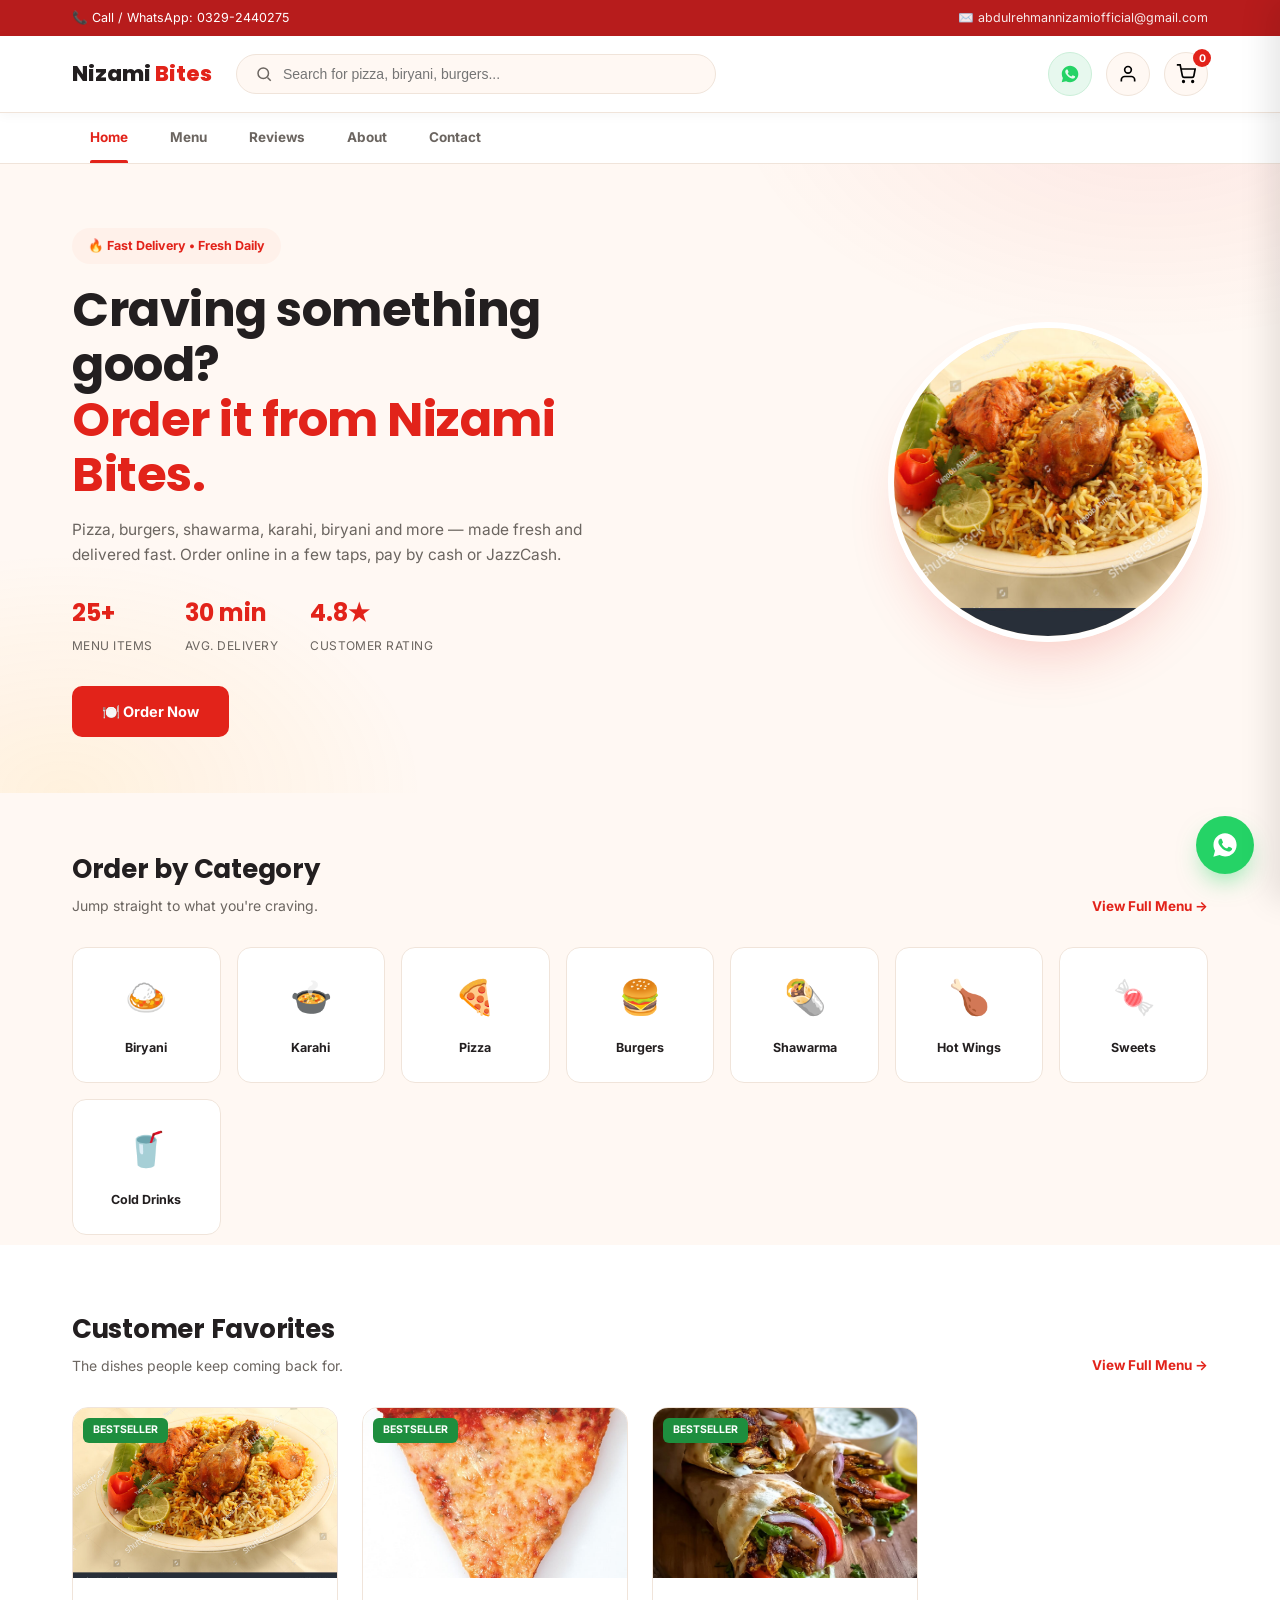
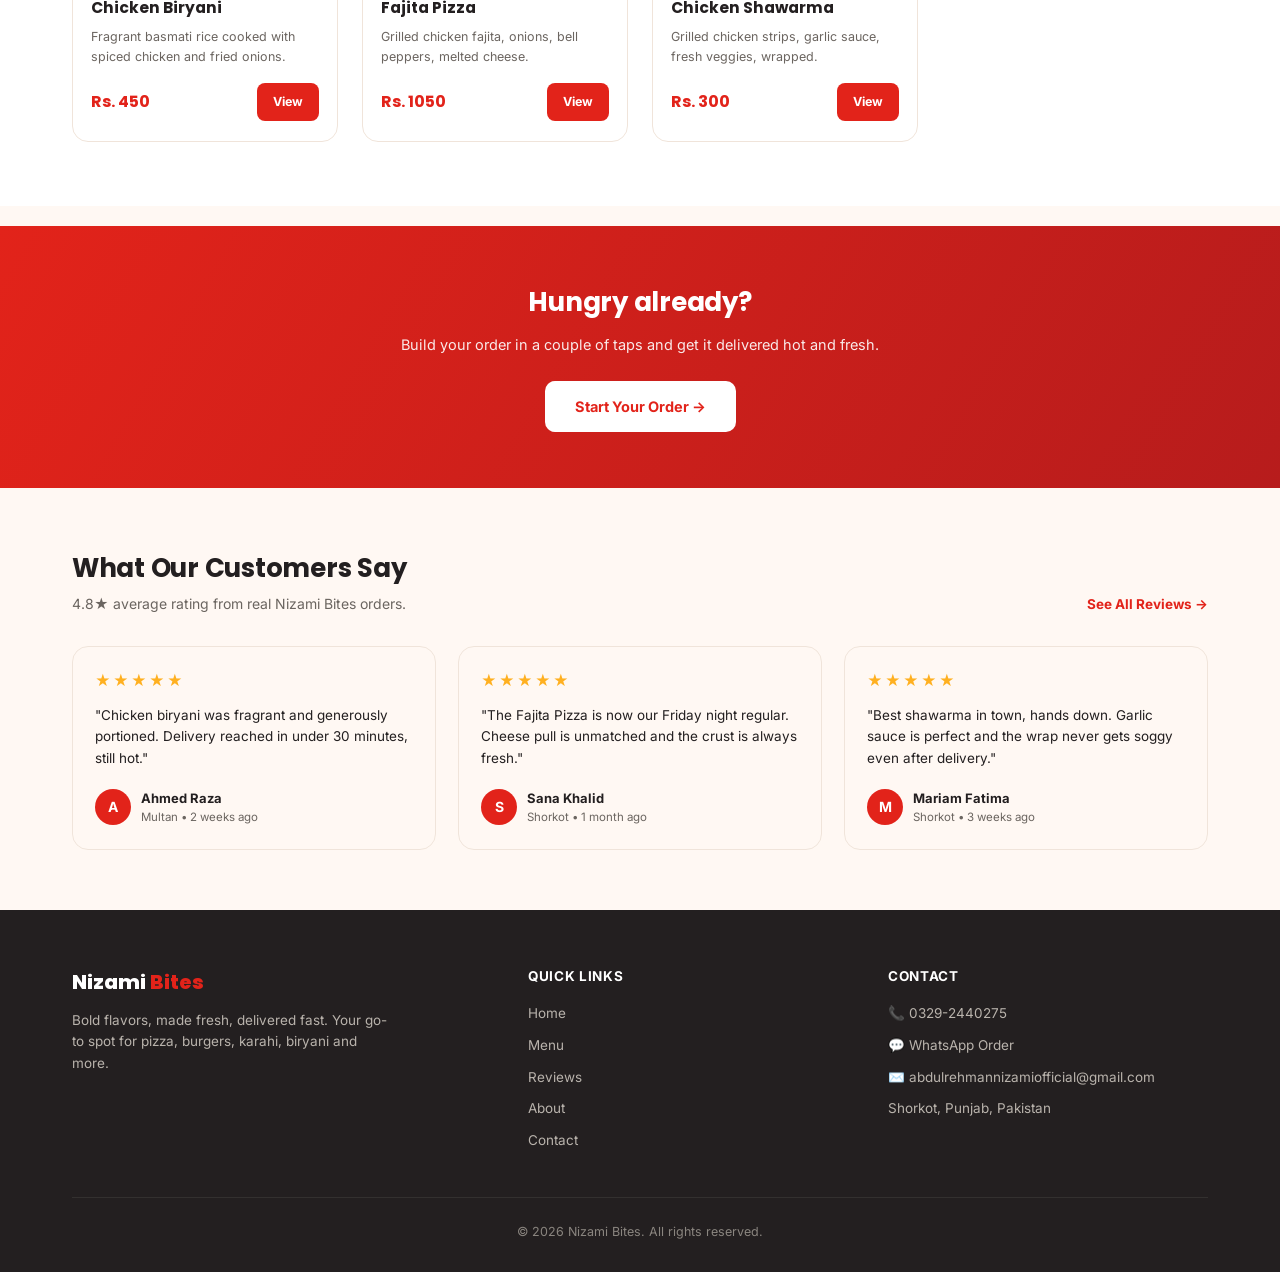
<file: index.html>
<!DOCTYPE html>
<html lang="en">
<head>
<meta charset="UTF-8">
<meta name="viewport" content="width=device-width, initial-scale=1.0">
<title>Nizami Bites — Order Food Online</title>
<meta name="description" content="Order pizza, burgers, biryani, karahi, shawarma and more from Nizami Bites — fresh, fast delivery in Multan & Shorkot.">
<link rel="preconnect" href="https://fonts.googleapis.com">
<link href="https://fonts.googleapis.com/css2?family=Poppins:wght@600;700;800&family=Inter:wght@400;500;600;700&display=swap" rel="stylesheet">
<link rel="stylesheet" href="style.css">
</head>
<body>
<!-- TOP BAR -->
<div class="topbar">
  <div class="container">
    <span>📞 Call / WhatsApp: 0329-2440275</span>
    <a href="mailto:abdulrehmannizamiofficial@gmail.com">✉️ abdulrehmannizamiofficial@gmail.com</a>
  </div>
</div>
<!-- NAVBAR -->
<nav class="navbar">
  <div class="container">
    <a href="index.html" class="brand">Nizami <span>Bites</span></a>

    <div class="search-box">
      <svg width="18" height="18" viewBox="0 0 24 24" fill="none" stroke="currentColor" stroke-width="2"><circle cx="11" cy="11" r="7"></circle><line x1="21" y1="21" x2="16.65" y2="16.65"></line></svg>
      <input type="text" id="searchInput" placeholder="Search for pizza, biryani, burgers...">
    </div>

    <div class="nav-actions">
      <a class="icon-btn whatsapp" href="https://wa.me/923292440275?text=Hi%2C%20I%20want%20to%20order%20food%20from%20Nizami%20Bites" target="_blank" rel="noopener" title="Order on WhatsApp">
        <svg width="20" height="20" viewBox="0 0 24 24" fill="#25D366"><path d="M12.04 2C6.58 2 2.13 6.45 2.13 11.91c0 1.75.46 3.46 1.32 4.96L2.05 22l5.25-1.38c1.45.79 3.08 1.21 4.74 1.21h.01c5.46 0 9.91-4.45 9.91-9.91C21.96 6.45 17.5 2 12.04 2zm5.79 14.13c-.24.68-1.4 1.3-1.93 1.38-.5.08-1.13.11-1.82-.11-.42-.13-.96-.31-1.65-.6-2.9-1.25-4.79-4.17-4.94-4.36-.15-.2-1.18-1.57-1.18-3 0-1.42.75-2.12 1.02-2.41.27-.29.58-.36.78-.36.2 0 .39 0 .56.01.18.01.42-.07.66.5.24.58.83 2.01.9 2.16.07.15.12.32.02.51-.1.19-.15.31-.29.47-.15.17-.31.38-.44.51-.15.15-.3.31-.13.6.17.29.75 1.24 1.61 2.01 1.11.99 2.04 1.3 2.33 1.45.29.15.46.12.63-.07.17-.19.72-.84.92-1.13.19-.29.39-.24.65-.14.27.1 1.69.8 1.98.94.29.15.48.22.55.34.07.13.07.73-.17 1.4z"/></svg>
      </a>
      <div id="authArea">
        <button class="icon-btn" id="loginBtn" title="Login / Sign Up">
          <svg width="20" height="20" viewBox="0 0 24 24" fill="none" stroke="currentColor" stroke-width="2"><path d="M20 21v-2a4 4 0 0 0-4-4H8a4 4 0 0 0-4 4v2"></path><circle cx="12" cy="7" r="4"></circle></svg>
        </button>
      </div>
      <button class="icon-btn" id="cartBtn" title="View cart">
        <svg width="20" height="20" viewBox="0 0 24 24" fill="none" stroke="currentColor" stroke-width="2"><circle cx="9" cy="21" r="1"></circle><circle cx="20" cy="21" r="1"></circle><path d="M1 1h4l2.68 13.39a2 2 0 0 0 2 1.61h9.72a2 2 0 0 0 2-1.61L23 6H6"></path></svg>
        <span class="cart-badge" id="cartBadge">0</span>
      </button>
    </div>
  </div>
</nav>
<!-- PAGE NAV -->
<div class="page-nav">
  <div class="container page-nav-inner">
    <a href="index.html" class="page-nav-link active">Home</a><a href="menu.html" class="page-nav-link">Menu</a><a href="reviews.html" class="page-nav-link">Reviews</a><a href="about.html" class="page-nav-link">About</a><a href="contact.html" class="page-nav-link">Contact</a>
  </div>
</div>

<!-- HERO -->
<section class="hero" id="home">
  <div class="container hero-inner">
    <div class="hero-copy">
      <div class="hero-badge">🔥 Fast Delivery • Fresh Daily</div>
      <h1>Craving something good?<br><span>Order it from Nizami Bites.</span></h1>
      <p>Pizza, burgers, shawarma, karahi, biryani and more — made fresh and delivered fast. Order online in a few taps, pay by cash or JazzCash.</p>
      <div class="hero-stats">
        <div class="stat"><b>25+</b><span>Menu Items</span></div>
        <div class="stat"><b>30 min</b><span>Avg. Delivery</span></div>
        <div class="stat"><b>4.8★</b><span>Customer Rating</span></div>
      </div>
      <div style="margin-top:28px; display:flex; gap:14px; flex-wrap:wrap;">
        <a href="menu.html" class="cta-btn" style="background:var(--primary); color:#fff;">🍽️ Order Now</a>
      </div>
    </div>
    <div class="hero-visual"><img src="images/chicken-biryani.jpg" alt="Nizami Bites signature dish"></div>
  </div>
</section>

<!-- CATEGORY TEASER -->
<section class="cat-teaser">
  <div class="container">
    <div class="section-head reveal">
      <div>
        <h2>Order by Category</h2>
        <p>Jump straight to what you're craving.</p>
      </div>
      <a href="menu.html" class="view-all-link">View Full Menu →</a>
    </div>
    <div class="cat-teaser-grid">
      <a href="menu.html?cat=biryani" class="cat-teaser-card reveal"><span class="emoji">🍛</span><span class="label">Biryani</span></a>
      <a href="menu.html?cat=karahi" class="cat-teaser-card reveal"><span class="emoji">🍲</span><span class="label">Karahi</span></a>
      <a href="menu.html?cat=pizza" class="cat-teaser-card reveal"><span class="emoji">🍕</span><span class="label">Pizza</span></a>
      <a href="menu.html?cat=burger" class="cat-teaser-card reveal"><span class="emoji">🍔</span><span class="label">Burgers</span></a>
      <a href="menu.html?cat=shawarma" class="cat-teaser-card reveal"><span class="emoji">🌯</span><span class="label">Shawarma</span></a>
      <a href="menu.html?cat=wings" class="cat-teaser-card reveal"><span class="emoji">🍗</span><span class="label">Hot Wings</span></a>
      <a href="menu.html?cat=sweets" class="cat-teaser-card reveal"><span class="emoji">🍬</span><span class="label">Sweets</span></a>
      <a href="menu.html?cat=drinks" class="cat-teaser-card reveal"><span class="emoji">🥤</span><span class="label">Cold Drinks</span></a>
    </div>
  </div>
</section>

<!-- FEATURED -->
<section class="featured-section">
  <div class="container">
    <div class="section-head reveal">
      <div>
        <h2>Customer Favorites</h2>
        <p>The dishes people keep coming back for.</p>
      </div>
      <a href="menu.html" class="view-all-link">View Full Menu →</a>
    </div>
    <div class="menu-grid" id="featuredGrid"></div>
  </div>
</section>

<!-- CTA BANNER -->
<div class="cta-banner">
  <div class="container reveal">
    <h2>Hungry already?</h2>
    <p>Build your order in a couple of taps and get it delivered hot and fresh.</p>
    <a href="menu.html" class="cta-btn">Start Your Order →</a>
  </div>
</div>

<!-- REVIEWS TEASER -->
<section class="reviews-teaser">
  <div class="container">
    <div class="section-head reveal">
      <div>
        <h2>What Our Customers Say</h2>
        <p>4.8★ average rating from real Nizami Bites orders.</p>
      </div>
      <a href="reviews.html" class="view-all-link">See All Reviews →</a>
    </div>
    <div class="reviews-grid">
      <div class="review-card reveal">
        <div class="review-stars">★★★★★</div>
        <p class="review-text">"Chicken biryani was fragrant and generously portioned. Delivery reached in under 30 minutes, still hot."</p>
        <div class="review-author">
          <div class="review-avatar">A</div>
          <div><div class="review-name">Ahmed Raza</div><div class="review-date">Multan • 2 weeks ago</div></div>
        </div>
      </div>
      <div class="review-card reveal" style="transition-delay:.08s;">
        <div class="review-stars">★★★★★</div>
        <p class="review-text">"The Fajita Pizza is now our Friday night regular. Cheese pull is unmatched and the crust is always fresh."</p>
        <div class="review-author">
          <div class="review-avatar">S</div>
          <div><div class="review-name">Sana Khalid</div><div class="review-date">Shorkot • 1 month ago</div></div>
        </div>
      </div>
      <div class="review-card reveal" style="transition-delay:.16s;">
        <div class="review-stars">★★★★★</div>
        <p class="review-text">"Best shawarma in town, hands down. Garlic sauce is perfect and the wrap never gets soggy even after delivery."</p>
        <div class="review-author">
          <div class="review-avatar">M</div>
          <div><div class="review-name">Mariam Fatima</div><div class="review-date">Shorkot • 3 weeks ago</div></div>
        </div>
      </div>
    </div>
  </div>
</section>
<!-- CART DRAWER -->
<div class="overlay" id="overlay"></div>
<div class="cart-drawer" id="cartDrawer">
  <div class="cart-header">
    <h3>Your Order</h3>
    <button class="close-btn" id="closeCart">✕</button>
  </div>
  <div class="cart-items" id="cartItems"></div>
  <div class="cart-footer">
    <div class="cart-row"><span>Subtotal</span><span id="cartSubtotal">Rs. 0</span></div>
    <div class="cart-row"><span>Delivery Fee</span><span id="cartDelivery">Rs. 0</span></div>
    <div class="cart-row total"><span>Total</span><span id="cartTotal">Rs. 0</span></div>
    <button class="checkout-btn" id="checkoutBtn" disabled>Proceed to Checkout</button>
  </div>
</div>
<!-- CHECKOUT MODAL -->
<div class="modal-overlay" id="modalOverlay">
  <div class="modal">
    <button class="back-btn" id="backToCartBtn">← Back to Cart</button>
    <h3>Checkout</h3>
    <p class="sub">Fill in your details to place the order.</p>
    <form id="checkoutForm">
      <div class="field"><label>Full Name</label><input type="text" id="custName" required placeholder="Your name"></div>
      <div class="field"><label>Phone Number</label><input type="tel" id="custPhone" required placeholder="03XX-XXXXXXX"></div>
      <div class="field"><label>Delivery Address / Location</label><textarea id="custAddress" required placeholder="House #, Street, Area, Multan"></textarea></div>

      <div class="field">
        <label>Payment Method</label>
        <div class="pay-options">
          <label class="pay-option selected" id="codOption">
            <input type="radio" name="payment" value="cod" checked>
            <div><div class="pay-label">Cash on Delivery</div><div class="pay-sub">Pay when your order arrives</div></div>
          </label>
          <label class="pay-option" id="jazzOption">
            <input type="radio" name="payment" value="jazzcash">
            <div><div class="pay-label">JazzCash</div><div class="pay-sub">Pay via JazzCash mobile account</div></div>
          </label>
        </div>
        <div class="jazzcash-box" id="jazzBox">
          Send payment to JazzCash number <b>0329-2440275</b> (Nizami Bites), then share your payment screenshot on WhatsApp after placing the order so we can confirm it.
        </div>
      </div>

      <button type="submit" class="place-order-btn">Place Order via WhatsApp</button>
    </form>
  </div>
</div>
<!-- LOGIN / SIGN UP MODAL -->
<div class="modal-overlay" id="authModalOverlay">
  <div class="modal">
    <button class="close-btn modal-close-x" id="closeAuthModal">✕</button>
    <p id="authGateNote" style="display:none;background:#FFF6F3;border:1px dashed var(--primary);border-radius:10px;padding:10px 14px;font-size:12.5px;color:var(--ink);margin-bottom:18px;"></p>
    <div class="auth-tabs">
      <button class="auth-tab active" data-tab="login" id="loginTabBtn">Login</button>
      <button class="auth-tab" data-tab="signup" id="signupTabBtn">Sign Up</button>
    </div>

    <div id="loginPane">
      <h3>Welcome back</h3>
      <p class="sub">Login to order faster next time.</p>
      <form id="loginForm">
        <div class="field"><label>Email</label><input type="email" id="loginEmail" required placeholder="you@example.com"></div>
        <div class="field"><label>Password</label><input type="password" id="loginPassword" required placeholder="••••••••"></div>
        <button type="submit" class="place-order-btn">Login</button>
      </form>
    </div>

    <div id="signupPane" style="display:none;">
      <h3>Create account</h3>
      <p class="sub">Sign up to save your details for next time.</p>
      <form id="signupForm">
        <div class="field"><label>Full Name</label><input type="text" id="signupName" required placeholder="Your name"></div>
        <div class="field"><label>Email</label><input type="email" id="signupEmail" required placeholder="you@example.com"></div>
        <div class="field"><label>Password</label><input type="password" id="signupPassword" required placeholder="Create a password" minlength="4"></div>
        <button type="submit" class="place-order-btn">Sign Up</button>
      </form>
    </div>

    <p class="auth-note">Demo login for preview purposes — no real account data is sent anywhere.</p>
  </div>
</div>
<!-- BACK TO TOP BUTTON -->
<button class="back-to-top" id="backToTop" title="Back to top">
  <svg width="20" height="20" viewBox="0 0 24 24" fill="none" stroke="currentColor" stroke-width="2.4"><path d="M12 19V5"></path><path d="M5 12l7-7 7 7"></path></svg>
</button>

<!-- WHATSAPP FLOATING BUTTON -->
<a class="wa-float" href="https://wa.me/923292440275?text=Hi%2C%20I%20want%20to%20order%20food%20from%20Nizami%20Bites" target="_blank" rel="noopener" title="Chat on WhatsApp">
  <svg width="28" height="28" viewBox="0 0 24 24" fill="#fff"><path d="M12.04 2C6.58 2 2.13 6.45 2.13 11.91c0 1.75.46 3.46 1.32 4.96L2.05 22l5.25-1.38c1.45.79 3.08 1.21 4.74 1.21h.01c5.46 0 9.91-4.45 9.91-9.91C21.96 6.45 17.5 2 12.04 2zm5.79 14.13c-.24.68-1.4 1.3-1.93 1.38-.5.08-1.13.11-1.82-.11-.42-.13-.96-.31-1.65-.6-2.9-1.25-4.79-4.17-4.94-4.36-.15-.2-1.18-1.57-1.18-3 0-1.42.75-2.12 1.02-2.41.27-.29.58-.36.78-.36.2 0 .39 0 .56.01.18.01.42-.07.66.5.24.58.83 2.01.9 2.16.07.15.12.32.02.51-.1.19-.15.31-.29.47-.15.17-.31.38-.44.51-.15.15-.3.31-.13.6.17.29.75 1.24 1.61 2.01 1.11.99 2.04 1.3 2.33 1.45.29.15.46.12.63-.07.17-.19.72-.84.92-1.13.19-.29.39-.24.65-.14.27.1 1.69.8 1.98.94.29.15.48.22.55.34.07.13.07.73-.17 1.4z"/></svg>
</a>
<!-- FOOTER -->
<footer id="contact-footer">
  <div class="container">
    <div class="footer-grid">
      <div>
        <div class="footer-brand">Nizami <span>Bites</span></div>
        <p style="color:#B9B3AC;font-size:13.5px;max-width:320px;">Bold flavors, made fresh, delivered fast. Your go-to spot for pizza, burgers, karahi, biryani and more.</p>
      </div>
      <div class="footer-col">
        <h4>Quick Links</h4>
        <a href="index.html">Home</a>
        <a href="menu.html">Menu</a>
        <a href="reviews.html">Reviews</a>
        <a href="about.html">About</a>
        <a href="contact.html">Contact</a>
      </div>
      <div class="footer-col">
        <h4>Contact</h4>
        <a href="tel:03292440275">📞 0329-2440275</a>
        <a href="https://wa.me/923292440275" target="_blank" rel="noopener">💬 WhatsApp Order</a>
        <a href="mailto:abdulrehmannizamiofficial@gmail.com">✉️ abdulrehmannizamiofficial@gmail.com</a>
        <p>Shorkot, Punjab, Pakistan</p>
      </div>
    </div>
    <div class="footer-bottom">© 2026 Nizami Bites. All rights reserved.</div>
  </div>
</footer>
<script src="script.js"></script>
</body>
</html>
</file>
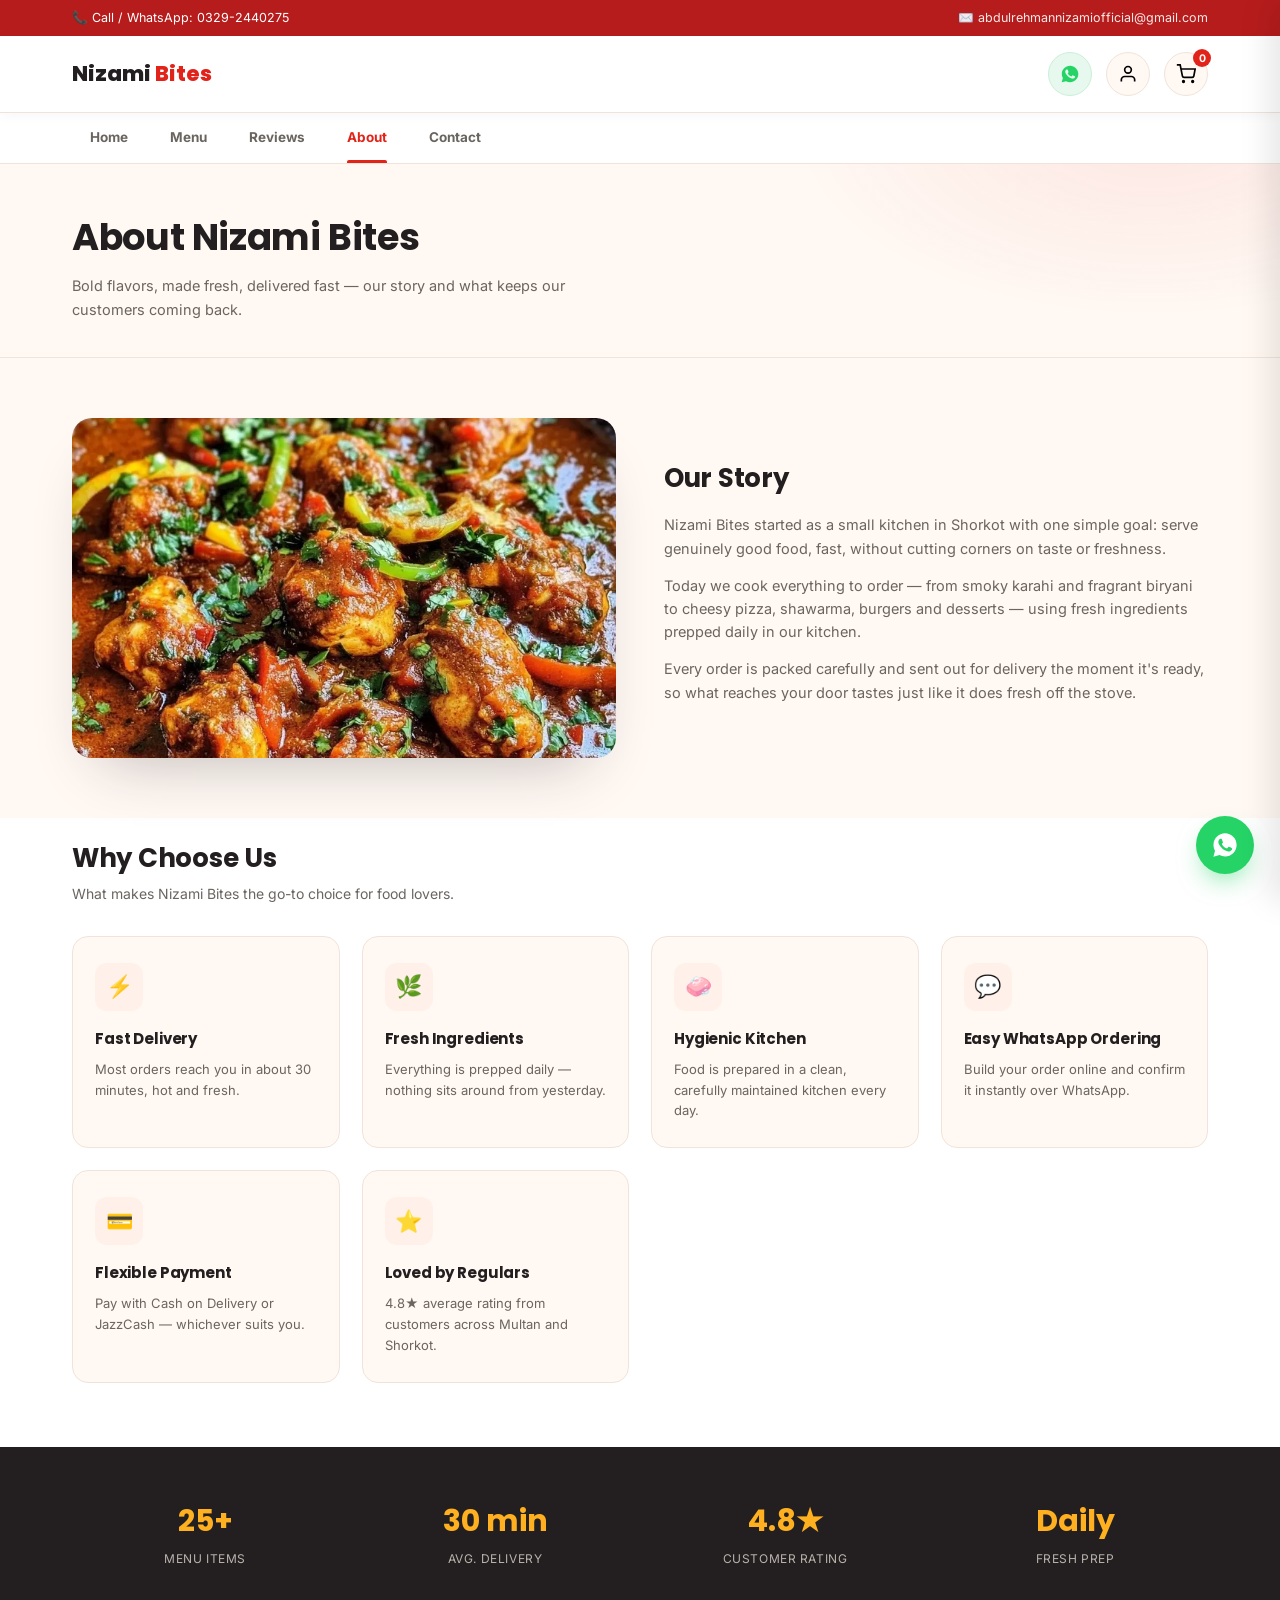
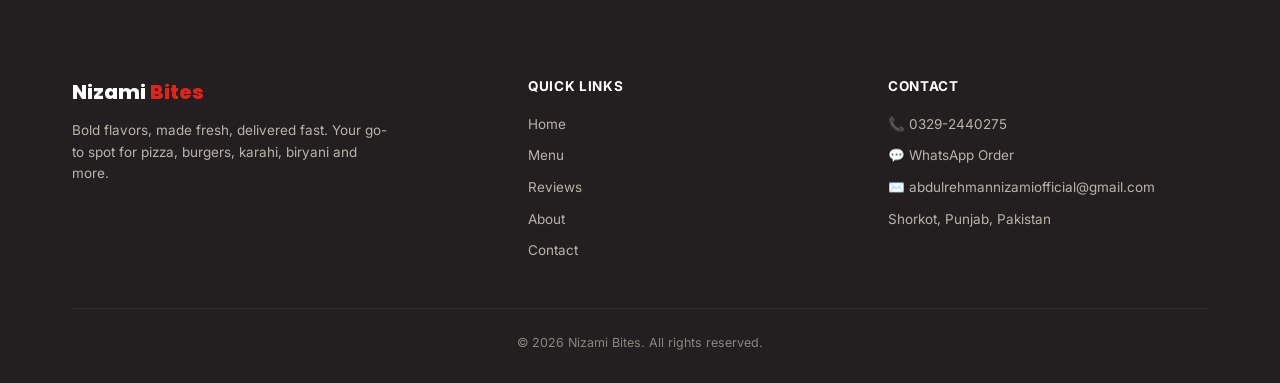
<file: about.html>
<!DOCTYPE html>
<html lang="en">
<head>
<meta charset="UTF-8">
<meta name="viewport" content="width=device-width, initial-scale=1.0">
<title>About Us — Nizami Bites</title>
<meta name="description" content="Learn about Nizami Bites — our story, kitchen, and values.">
<link rel="preconnect" href="https://fonts.googleapis.com">
<link href="https://fonts.googleapis.com/css2?family=Poppins:wght@600;700;800&family=Inter:wght@400;500;600;700&display=swap" rel="stylesheet">
<link rel="stylesheet" href="style.css">
</head>
<body>
<!-- TOP BAR -->
<div class="topbar">
  <div class="container">
    <span>📞 Call / WhatsApp: 0329-2440275</span>
    <a href="mailto:abdulrehmannizamiofficial@gmail.com">✉️ abdulrehmannizamiofficial@gmail.com</a>
  </div>
</div>
<!-- NAVBAR -->
<nav class="navbar">
  <div class="container">
    <a href="index.html" class="brand">Nizami <span>Bites</span></a>

    <div class="search-box" style="visibility:hidden;"></div>

    <div class="nav-actions">
      <a class="icon-btn whatsapp" href="https://wa.me/923292440275?text=Hi%2C%20I%20want%20to%20order%20food%20from%20Nizami%20Bites" target="_blank" rel="noopener" title="Order on WhatsApp">
        <svg width="20" height="20" viewBox="0 0 24 24" fill="#25D366"><path d="M12.04 2C6.58 2 2.13 6.45 2.13 11.91c0 1.75.46 3.46 1.32 4.96L2.05 22l5.25-1.38c1.45.79 3.08 1.21 4.74 1.21h.01c5.46 0 9.91-4.45 9.91-9.91C21.96 6.45 17.5 2 12.04 2zm5.79 14.13c-.24.68-1.4 1.3-1.93 1.38-.5.08-1.13.11-1.82-.11-.42-.13-.96-.31-1.65-.6-2.9-1.25-4.79-4.17-4.94-4.36-.15-.2-1.18-1.57-1.18-3 0-1.42.75-2.12 1.02-2.41.27-.29.58-.36.78-.36.2 0 .39 0 .56.01.18.01.42-.07.66.5.24.58.83 2.01.9 2.16.07.15.12.32.02.51-.1.19-.15.31-.29.47-.15.17-.31.38-.44.51-.15.15-.3.31-.13.6.17.29.75 1.24 1.61 2.01 1.11.99 2.04 1.3 2.33 1.45.29.15.46.12.63-.07.17-.19.72-.84.92-1.13.19-.29.39-.24.65-.14.27.1 1.69.8 1.98.94.29.15.48.22.55.34.07.13.07.73-.17 1.4z"/></svg>
      </a>
      <div id="authArea">
        <button class="icon-btn" id="loginBtn" title="Login / Sign Up">
          <svg width="20" height="20" viewBox="0 0 24 24" fill="none" stroke="currentColor" stroke-width="2"><path d="M20 21v-2a4 4 0 0 0-4-4H8a4 4 0 0 0-4 4v2"></path><circle cx="12" cy="7" r="4"></circle></svg>
        </button>
      </div>
      <button class="icon-btn" id="cartBtn" title="View cart">
        <svg width="20" height="20" viewBox="0 0 24 24" fill="none" stroke="currentColor" stroke-width="2"><circle cx="9" cy="21" r="1"></circle><circle cx="20" cy="21" r="1"></circle><path d="M1 1h4l2.68 13.39a2 2 0 0 0 2 1.61h9.72a2 2 0 0 0 2-1.61L23 6H6"></path></svg>
        <span class="cart-badge" id="cartBadge">0</span>
      </button>
    </div>
  </div>
</nav>
<!-- PAGE NAV -->
<div class="page-nav">
  <div class="container page-nav-inner">
    <a href="index.html" class="page-nav-link">Home</a><a href="menu.html" class="page-nav-link">Menu</a><a href="reviews.html" class="page-nav-link">Reviews</a><a href="about.html" class="page-nav-link active">About</a><a href="contact.html" class="page-nav-link">Contact</a>
  </div>
</div>

<div class="page-header">
  <div class="container reveal">
    <h1>About Nizami Bites</h1>
    <p>Bold flavors, made fresh, delivered fast — our story and what keeps our customers coming back.</p>
  </div>
</div>

<section class="about-story">
  <div class="container about-story-inner">
    <div class="about-story-media reveal">
      <img src="images/chicken-karahi.webp" alt="Fresh chicken karahi being cooked">
    </div>
    <div class="about-story-copy reveal" style="transition-delay:.1s;">
      <h2>Our Story</h2>
      <p>Nizami Bites started as a small kitchen in Shorkot with one simple goal: serve genuinely good food, fast, without cutting corners on taste or freshness.</p>
      <p>Today we cook everything to order — from smoky karahi and fragrant biryani to cheesy pizza, shawarma, burgers and desserts — using fresh ingredients prepped daily in our kitchen.</p>
      <p>Every order is packed carefully and sent out for delivery the moment it's ready, so what reaches your door tastes just like it does fresh off the stove.</p>
    </div>
  </div>
</section>

<section class="why-us">
  <div class="container">
    <div class="section-head reveal">
      <div>
        <h2>Why Choose Us</h2>
        <p>What makes Nizami Bites the go-to choice for food lovers.</p>
      </div>
    </div>
    <div class="why-us-grid">
      <div class="why-us-card reveal">
        <div class="icon">⚡</div>
        <h3>Fast Delivery</h3>
        <p>Most orders reach you in about 30 minutes, hot and fresh.</p>
      </div>
      <div class="why-us-card reveal" style="transition-delay:.06s;">
        <div class="icon">🌿</div>
        <h3>Fresh Ingredients</h3>
        <p>Everything is prepped daily — nothing sits around from yesterday.</p>
      </div>
      <div class="why-us-card reveal" style="transition-delay:.12s;">
        <div class="icon">🧼</div>
        <h3>Hygienic Kitchen</h3>
        <p>Food is prepared in a clean, carefully maintained kitchen every day.</p>
      </div>
      <div class="why-us-card reveal" style="transition-delay:.18s;">
        <div class="icon">💬</div>
        <h3>Easy WhatsApp Ordering</h3>
        <p>Build your order online and confirm it instantly over WhatsApp.</p>
      </div>
      <div class="why-us-card reveal" style="transition-delay:.24s;">
        <div class="icon">💳</div>
        <h3>Flexible Payment</h3>
        <p>Pay with Cash on Delivery or JazzCash — whichever suits you.</p>
      </div>
      <div class="why-us-card reveal" style="transition-delay:.30s;">
        <div class="icon">⭐</div>
        <h3>Loved by Regulars</h3>
        <p>4.8★ average rating from customers across Multan and Shorkot.</p>
      </div>
    </div>
  </div>
</section>

<div class="about-stats">
  <div class="container about-stats-grid reveal">
    <div><b>25+</b><span>Menu Items</span></div>
    <div><b>30 min</b><span>Avg. Delivery</span></div>
    <div><b>4.8★</b><span>Customer Rating</span></div>
    <div><b>Daily</b><span>Fresh Prep</span></div>
  </div>
</div>
<!-- CART DRAWER -->
<div class="overlay" id="overlay"></div>
<div class="cart-drawer" id="cartDrawer">
  <div class="cart-header">
    <h3>Your Order</h3>
    <button class="close-btn" id="closeCart">✕</button>
  </div>
  <div class="cart-items" id="cartItems"></div>
  <div class="cart-footer">
    <div class="cart-row"><span>Subtotal</span><span id="cartSubtotal">Rs. 0</span></div>
    <div class="cart-row"><span>Delivery Fee</span><span id="cartDelivery">Rs. 0</span></div>
    <div class="cart-row total"><span>Total</span><span id="cartTotal">Rs. 0</span></div>
    <button class="checkout-btn" id="checkoutBtn" disabled>Proceed to Checkout</button>
  </div>
</div>
<!-- CHECKOUT MODAL -->
<div class="modal-overlay" id="modalOverlay">
  <div class="modal">
    <button class="back-btn" id="backToCartBtn">← Back to Cart</button>
    <h3>Checkout</h3>
    <p class="sub">Fill in your details to place the order.</p>
    <form id="checkoutForm">
      <div class="field"><label>Full Name</label><input type="text" id="custName" required placeholder="Your name"></div>
      <div class="field"><label>Phone Number</label><input type="tel" id="custPhone" required placeholder="03XX-XXXXXXX"></div>
      <div class="field"><label>Delivery Address / Location</label><textarea id="custAddress" required placeholder="House #, Street, Area, Multan"></textarea></div>

      <div class="field">
        <label>Payment Method</label>
        <div class="pay-options">
          <label class="pay-option selected" id="codOption">
            <input type="radio" name="payment" value="cod" checked>
            <div><div class="pay-label">Cash on Delivery</div><div class="pay-sub">Pay when your order arrives</div></div>
          </label>
          <label class="pay-option" id="jazzOption">
            <input type="radio" name="payment" value="jazzcash">
            <div><div class="pay-label">JazzCash</div><div class="pay-sub">Pay via JazzCash mobile account</div></div>
          </label>
        </div>
        <div class="jazzcash-box" id="jazzBox">
          Send payment to JazzCash number <b>0329-2440275</b> (Nizami Bites), then share your payment screenshot on WhatsApp after placing the order so we can confirm it.
        </div>
      </div>

      <button type="submit" class="place-order-btn">Place Order via WhatsApp</button>
    </form>
  </div>
</div>
<!-- LOGIN / SIGN UP MODAL -->
<div class="modal-overlay" id="authModalOverlay">
  <div class="modal">
    <button class="close-btn modal-close-x" id="closeAuthModal">✕</button>
    <p id="authGateNote" style="display:none;background:#FFF6F3;border:1px dashed var(--primary);border-radius:10px;padding:10px 14px;font-size:12.5px;color:var(--ink);margin-bottom:18px;"></p>
    <div class="auth-tabs">
      <button class="auth-tab active" data-tab="login" id="loginTabBtn">Login</button>
      <button class="auth-tab" data-tab="signup" id="signupTabBtn">Sign Up</button>
    </div>

    <div id="loginPane">
      <h3>Welcome back</h3>
      <p class="sub">Login to order faster next time.</p>
      <form id="loginForm">
        <div class="field"><label>Email</label><input type="email" id="loginEmail" required placeholder="you@example.com"></div>
        <div class="field"><label>Password</label><input type="password" id="loginPassword" required placeholder="••••••••"></div>
        <button type="submit" class="place-order-btn">Login</button>
      </form>
    </div>

    <div id="signupPane" style="display:none;">
      <h3>Create account</h3>
      <p class="sub">Sign up to save your details for next time.</p>
      <form id="signupForm">
        <div class="field"><label>Full Name</label><input type="text" id="signupName" required placeholder="Your name"></div>
        <div class="field"><label>Email</label><input type="email" id="signupEmail" required placeholder="you@example.com"></div>
        <div class="field"><label>Password</label><input type="password" id="signupPassword" required placeholder="Create a password" minlength="4"></div>
        <button type="submit" class="place-order-btn">Sign Up</button>
      </form>
    </div>

    <p class="auth-note">Demo login for preview purposes — no real account data is sent anywhere.</p>
  </div>
</div>
<!-- BACK TO TOP BUTTON -->
<button class="back-to-top" id="backToTop" title="Back to top">
  <svg width="20" height="20" viewBox="0 0 24 24" fill="none" stroke="currentColor" stroke-width="2.4"><path d="M12 19V5"></path><path d="M5 12l7-7 7 7"></path></svg>
</button>

<!-- WHATSAPP FLOATING BUTTON -->
<a class="wa-float" href="https://wa.me/923292440275?text=Hi%2C%20I%20want%20to%20order%20food%20from%20Nizami%20Bites" target="_blank" rel="noopener" title="Chat on WhatsApp">
  <svg width="28" height="28" viewBox="0 0 24 24" fill="#fff"><path d="M12.04 2C6.58 2 2.13 6.45 2.13 11.91c0 1.75.46 3.46 1.32 4.96L2.05 22l5.25-1.38c1.45.79 3.08 1.21 4.74 1.21h.01c5.46 0 9.91-4.45 9.91-9.91C21.96 6.45 17.5 2 12.04 2zm5.79 14.13c-.24.68-1.4 1.3-1.93 1.38-.5.08-1.13.11-1.82-.11-.42-.13-.96-.31-1.65-.6-2.9-1.25-4.79-4.17-4.94-4.36-.15-.2-1.18-1.57-1.18-3 0-1.42.75-2.12 1.02-2.41.27-.29.58-.36.78-.36.2 0 .39 0 .56.01.18.01.42-.07.66.5.24.58.83 2.01.9 2.16.07.15.12.32.02.51-.1.19-.15.31-.29.47-.15.17-.31.38-.44.51-.15.15-.3.31-.13.6.17.29.75 1.24 1.61 2.01 1.11.99 2.04 1.3 2.33 1.45.29.15.46.12.63-.07.17-.19.72-.84.92-1.13.19-.29.39-.24.65-.14.27.1 1.69.8 1.98.94.29.15.48.22.55.34.07.13.07.73-.17 1.4z"/></svg>
</a>
<!-- FOOTER -->
<footer id="contact-footer">
  <div class="container">
    <div class="footer-grid">
      <div>
        <div class="footer-brand">Nizami <span>Bites</span></div>
        <p style="color:#B9B3AC;font-size:13.5px;max-width:320px;">Bold flavors, made fresh, delivered fast. Your go-to spot for pizza, burgers, karahi, biryani and more.</p>
      </div>
      <div class="footer-col">
        <h4>Quick Links</h4>
        <a href="index.html">Home</a>
        <a href="menu.html">Menu</a>
        <a href="reviews.html">Reviews</a>
        <a href="about.html">About</a>
        <a href="contact.html">Contact</a>
      </div>
      <div class="footer-col">
        <h4>Contact</h4>
        <a href="tel:03292440275">📞 0329-2440275</a>
        <a href="https://wa.me/923292440275" target="_blank" rel="noopener">💬 WhatsApp Order</a>
        <a href="mailto:abdulrehmannizamiofficial@gmail.com">✉️ abdulrehmannizamiofficial@gmail.com</a>
        <p>Shorkot, Punjab, Pakistan</p>
      </div>
    </div>
    <div class="footer-bottom">© 2026 Nizami Bites. All rights reserved.</div>
  </div>
</footer>
<script src="script.js"></script>
</body>
</html>
</file>
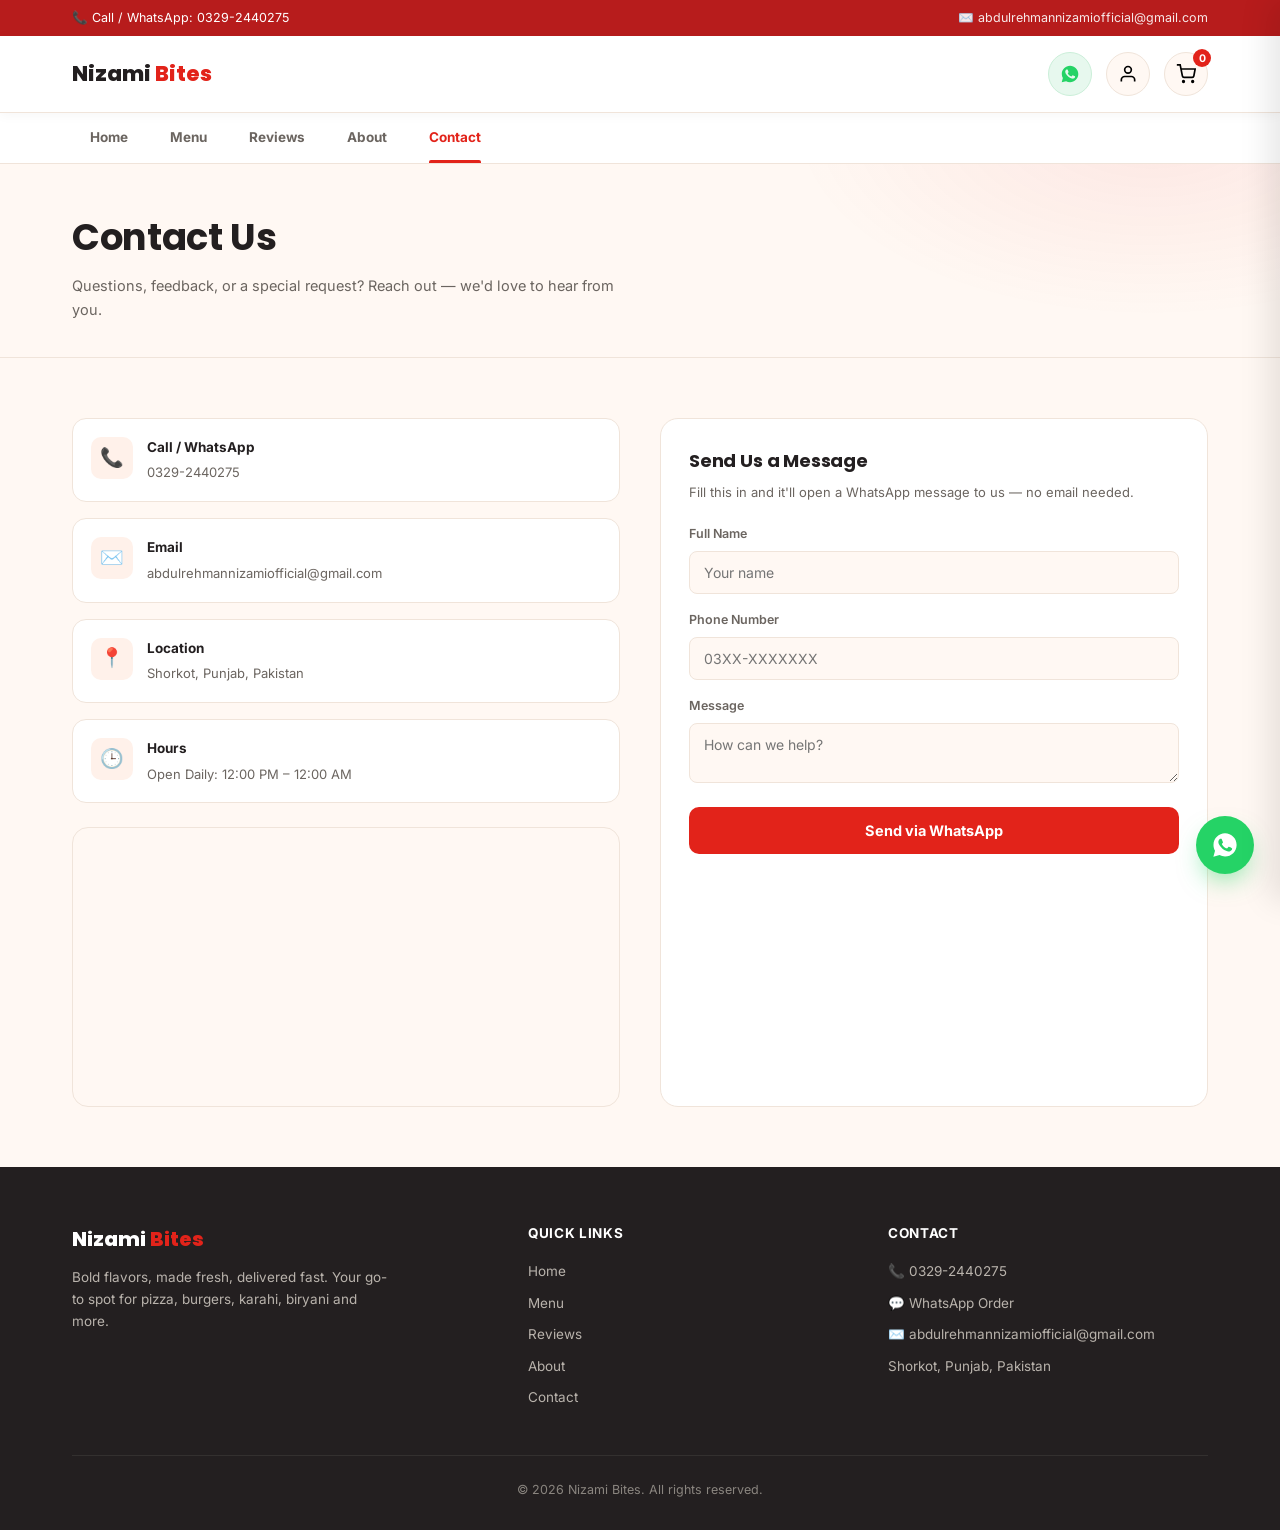
<file: contact.html>
<!DOCTYPE html>
<html lang="en">
<head>
<meta charset="UTF-8">
<meta name="viewport" content="width=device-width, initial-scale=1.0">
<title>Contact Us — Nizami Bites</title>
<meta name="description" content="Get in touch with Nizami Bites — phone, email, map and message form.">
<link rel="preconnect" href="https://fonts.googleapis.com">
<link href="https://fonts.googleapis.com/css2?family=Poppins:wght@600;700;800&family=Inter:wght@400;500;600;700&display=swap" rel="stylesheet">
<link rel="stylesheet" href="style.css">
</head>
<body>
<!-- TOP BAR -->
<div class="topbar">
  <div class="container">
    <span>📞 Call / WhatsApp: 0329-2440275</span>
    <a href="mailto:abdulrehmannizamiofficial@gmail.com">✉️ abdulrehmannizamiofficial@gmail.com</a>
  </div>
</div>
<!-- NAVBAR -->
<nav class="navbar">
  <div class="container">
    <a href="index.html" class="brand">Nizami <span>Bites</span></a>

    <div class="search-box" style="visibility:hidden;"></div>

    <div class="nav-actions">
      <a class="icon-btn whatsapp" href="https://wa.me/923292440275?text=Hi%2C%20I%20want%20to%20order%20food%20from%20Nizami%20Bites" target="_blank" rel="noopener" title="Order on WhatsApp">
        <svg width="20" height="20" viewBox="0 0 24 24" fill="#25D366"><path d="M12.04 2C6.58 2 2.13 6.45 2.13 11.91c0 1.75.46 3.46 1.32 4.96L2.05 22l5.25-1.38c1.45.79 3.08 1.21 4.74 1.21h.01c5.46 0 9.91-4.45 9.91-9.91C21.96 6.45 17.5 2 12.04 2zm5.79 14.13c-.24.68-1.4 1.3-1.93 1.38-.5.08-1.13.11-1.82-.11-.42-.13-.96-.31-1.65-.6-2.9-1.25-4.79-4.17-4.94-4.36-.15-.2-1.18-1.57-1.18-3 0-1.42.75-2.12 1.02-2.41.27-.29.58-.36.78-.36.2 0 .39 0 .56.01.18.01.42-.07.66.5.24.58.83 2.01.9 2.16.07.15.12.32.02.51-.1.19-.15.31-.29.47-.15.17-.31.38-.44.51-.15.15-.3.31-.13.6.17.29.75 1.24 1.61 2.01 1.11.99 2.04 1.3 2.33 1.45.29.15.46.12.63-.07.17-.19.72-.84.92-1.13.19-.29.39-.24.65-.14.27.1 1.69.8 1.98.94.29.15.48.22.55.34.07.13.07.73-.17 1.4z"/></svg>
      </a>
      <div id="authArea">
        <button class="icon-btn" id="loginBtn" title="Login / Sign Up">
          <svg width="20" height="20" viewBox="0 0 24 24" fill="none" stroke="currentColor" stroke-width="2"><path d="M20 21v-2a4 4 0 0 0-4-4H8a4 4 0 0 0-4 4v2"></path><circle cx="12" cy="7" r="4"></circle></svg>
        </button>
      </div>
      <button class="icon-btn" id="cartBtn" title="View cart">
        <svg width="20" height="20" viewBox="0 0 24 24" fill="none" stroke="currentColor" stroke-width="2"><circle cx="9" cy="21" r="1"></circle><circle cx="20" cy="21" r="1"></circle><path d="M1 1h4l2.68 13.39a2 2 0 0 0 2 1.61h9.72a2 2 0 0 0 2-1.61L23 6H6"></path></svg>
        <span class="cart-badge" id="cartBadge">0</span>
      </button>
    </div>
  </div>
</nav>
<!-- PAGE NAV -->
<div class="page-nav">
  <div class="container page-nav-inner">
    <a href="index.html" class="page-nav-link">Home</a><a href="menu.html" class="page-nav-link">Menu</a><a href="reviews.html" class="page-nav-link">Reviews</a><a href="about.html" class="page-nav-link">About</a><a href="contact.html" class="page-nav-link active">Contact</a>
  </div>
</div>

<div class="page-header">
  <div class="container reveal">
    <h1>Contact Us</h1>
    <p>Questions, feedback, or a special request? Reach out — we'd love to hear from you.</p>
  </div>
</div>

<section class="contact-section">
  <div class="container contact-grid">
    <div class="reveal">
      <div class="contact-cards">
        <div class="contact-card">
          <div class="icon">📞</div>
          <div><h4>Call / WhatsApp</h4><a href="tel:03292440275">0329-2440275</a></div>
        </div>
        <div class="contact-card">
          <div class="icon">✉️</div>
          <div><h4>Email</h4><a href="mailto:abdulrehmannizamiofficial@gmail.com">abdulrehmannizamiofficial@gmail.com</a></div>
        </div>
        <div class="contact-card">
          <div class="icon">📍</div>
          <div><h4>Location</h4><p>Shorkot, Punjab, Pakistan</p></div>
        </div>
        <div class="contact-card">
          <div class="icon">🕒</div>
          <div><h4>Hours</h4><p>Open Daily: 12:00 PM – 12:00 AM</p></div>
        </div>
      </div>
      <div class="map-wrap">
        <iframe src="https://maps.google.com/maps?q=Shorkot%2C%20Punjab%2C%20Pakistan&t=&z=13&ie=UTF8&iwloc=&output=embed" allowfullscreen="" loading="lazy" referrerpolicy="no-referrer-when-downgrade" title="Nizami Bites Location Map"></iframe>
      </div>
    </div>

    <div class="contact-form-wrap reveal" style="transition-delay:.1s;">
      <h3>Send Us a Message</h3>
      <p class="sub">Fill this in and it'll open a WhatsApp message to us — no email needed.</p>
      <form id="contactForm">
        <div class="field"><label>Full Name</label><input type="text" id="contactName" required placeholder="Your name"></div>
        <div class="field"><label>Phone Number</label><input type="tel" id="contactPhone" required placeholder="03XX-XXXXXXX"></div>
        <div class="field"><label>Message</label><textarea id="contactMessage" required placeholder="How can we help?"></textarea></div>
        <button type="submit" class="place-order-btn">Send via WhatsApp</button>
      </form>
    </div>
  </div>
</section>
<!-- CART DRAWER -->
<div class="overlay" id="overlay"></div>
<div class="cart-drawer" id="cartDrawer">
  <div class="cart-header">
    <h3>Your Order</h3>
    <button class="close-btn" id="closeCart">✕</button>
  </div>
  <div class="cart-items" id="cartItems"></div>
  <div class="cart-footer">
    <div class="cart-row"><span>Subtotal</span><span id="cartSubtotal">Rs. 0</span></div>
    <div class="cart-row"><span>Delivery Fee</span><span id="cartDelivery">Rs. 0</span></div>
    <div class="cart-row total"><span>Total</span><span id="cartTotal">Rs. 0</span></div>
    <button class="checkout-btn" id="checkoutBtn" disabled>Proceed to Checkout</button>
  </div>
</div>
<!-- CHECKOUT MODAL -->
<div class="modal-overlay" id="modalOverlay">
  <div class="modal">
    <button class="back-btn" id="backToCartBtn">← Back to Cart</button>
    <h3>Checkout</h3>
    <p class="sub">Fill in your details to place the order.</p>
    <form id="checkoutForm">
      <div class="field"><label>Full Name</label><input type="text" id="custName" required placeholder="Your name"></div>
      <div class="field"><label>Phone Number</label><input type="tel" id="custPhone" required placeholder="03XX-XXXXXXX"></div>
      <div class="field"><label>Delivery Address / Location</label><textarea id="custAddress" required placeholder="House #, Street, Area, Multan"></textarea></div>

      <div class="field">
        <label>Payment Method</label>
        <div class="pay-options">
          <label class="pay-option selected" id="codOption">
            <input type="radio" name="payment" value="cod" checked>
            <div><div class="pay-label">Cash on Delivery</div><div class="pay-sub">Pay when your order arrives</div></div>
          </label>
          <label class="pay-option" id="jazzOption">
            <input type="radio" name="payment" value="jazzcash">
            <div><div class="pay-label">JazzCash</div><div class="pay-sub">Pay via JazzCash mobile account</div></div>
          </label>
        </div>
        <div class="jazzcash-box" id="jazzBox">
          Send payment to JazzCash number <b>0329-2440275</b> (Nizami Bites), then share your payment screenshot on WhatsApp after placing the order so we can confirm it.
        </div>
      </div>

      <button type="submit" class="place-order-btn">Place Order via WhatsApp</button>
    </form>
  </div>
</div>
<!-- LOGIN / SIGN UP MODAL -->
<div class="modal-overlay" id="authModalOverlay">
  <div class="modal">
    <button class="close-btn modal-close-x" id="closeAuthModal">✕</button>
    <p id="authGateNote" style="display:none;background:#FFF6F3;border:1px dashed var(--primary);border-radius:10px;padding:10px 14px;font-size:12.5px;color:var(--ink);margin-bottom:18px;"></p>
    <div class="auth-tabs">
      <button class="auth-tab active" data-tab="login" id="loginTabBtn">Login</button>
      <button class="auth-tab" data-tab="signup" id="signupTabBtn">Sign Up</button>
    </div>

    <div id="loginPane">
      <h3>Welcome back</h3>
      <p class="sub">Login to order faster next time.</p>
      <form id="loginForm">
        <div class="field"><label>Email</label><input type="email" id="loginEmail" required placeholder="you@example.com"></div>
        <div class="field"><label>Password</label><input type="password" id="loginPassword" required placeholder="••••••••"></div>
        <button type="submit" class="place-order-btn">Login</button>
      </form>
    </div>

    <div id="signupPane" style="display:none;">
      <h3>Create account</h3>
      <p class="sub">Sign up to save your details for next time.</p>
      <form id="signupForm">
        <div class="field"><label>Full Name</label><input type="text" id="signupName" required placeholder="Your name"></div>
        <div class="field"><label>Email</label><input type="email" id="signupEmail" required placeholder="you@example.com"></div>
        <div class="field"><label>Password</label><input type="password" id="signupPassword" required placeholder="Create a password" minlength="4"></div>
        <button type="submit" class="place-order-btn">Sign Up</button>
      </form>
    </div>

    <p class="auth-note">Demo login for preview purposes — no real account data is sent anywhere.</p>
  </div>
</div>
<!-- BACK TO TOP BUTTON -->
<button class="back-to-top" id="backToTop" title="Back to top">
  <svg width="20" height="20" viewBox="0 0 24 24" fill="none" stroke="currentColor" stroke-width="2.4"><path d="M12 19V5"></path><path d="M5 12l7-7 7 7"></path></svg>
</button>

<!-- WHATSAPP FLOATING BUTTON -->
<a class="wa-float" href="https://wa.me/923292440275?text=Hi%2C%20I%20want%20to%20order%20food%20from%20Nizami%20Bites" target="_blank" rel="noopener" title="Chat on WhatsApp">
  <svg width="28" height="28" viewBox="0 0 24 24" fill="#fff"><path d="M12.04 2C6.58 2 2.13 6.45 2.13 11.91c0 1.75.46 3.46 1.32 4.96L2.05 22l5.25-1.38c1.45.79 3.08 1.21 4.74 1.21h.01c5.46 0 9.91-4.45 9.91-9.91C21.96 6.45 17.5 2 12.04 2zm5.79 14.13c-.24.68-1.4 1.3-1.93 1.38-.5.08-1.13.11-1.82-.11-.42-.13-.96-.31-1.65-.6-2.9-1.25-4.79-4.17-4.94-4.36-.15-.2-1.18-1.57-1.18-3 0-1.42.75-2.12 1.02-2.41.27-.29.58-.36.78-.36.2 0 .39 0 .56.01.18.01.42-.07.66.5.24.58.83 2.01.9 2.16.07.15.12.32.02.51-.1.19-.15.31-.29.47-.15.17-.31.38-.44.51-.15.15-.3.31-.13.6.17.29.75 1.24 1.61 2.01 1.11.99 2.04 1.3 2.33 1.45.29.15.46.12.63-.07.17-.19.72-.84.92-1.13.19-.29.39-.24.65-.14.27.1 1.69.8 1.98.94.29.15.48.22.55.34.07.13.07.73-.17 1.4z"/></svg>
</a>
<!-- FOOTER -->
<footer id="contact-footer">
  <div class="container">
    <div class="footer-grid">
      <div>
        <div class="footer-brand">Nizami <span>Bites</span></div>
        <p style="color:#B9B3AC;font-size:13.5px;max-width:320px;">Bold flavors, made fresh, delivered fast. Your go-to spot for pizza, burgers, karahi, biryani and more.</p>
      </div>
      <div class="footer-col">
        <h4>Quick Links</h4>
        <a href="index.html">Home</a>
        <a href="menu.html">Menu</a>
        <a href="reviews.html">Reviews</a>
        <a href="about.html">About</a>
        <a href="contact.html">Contact</a>
      </div>
      <div class="footer-col">
        <h4>Contact</h4>
        <a href="tel:03292440275">📞 0329-2440275</a>
        <a href="https://wa.me/923292440275" target="_blank" rel="noopener">💬 WhatsApp Order</a>
        <a href="mailto:abdulrehmannizamiofficial@gmail.com">✉️ abdulrehmannizamiofficial@gmail.com</a>
        <p>Shorkot, Punjab, Pakistan</p>
      </div>
    </div>
    <div class="footer-bottom">© 2026 Nizami Bites. All rights reserved.</div>
  </div>
</footer>
<script src="script.js"></script>
</body>
</html>
</file>
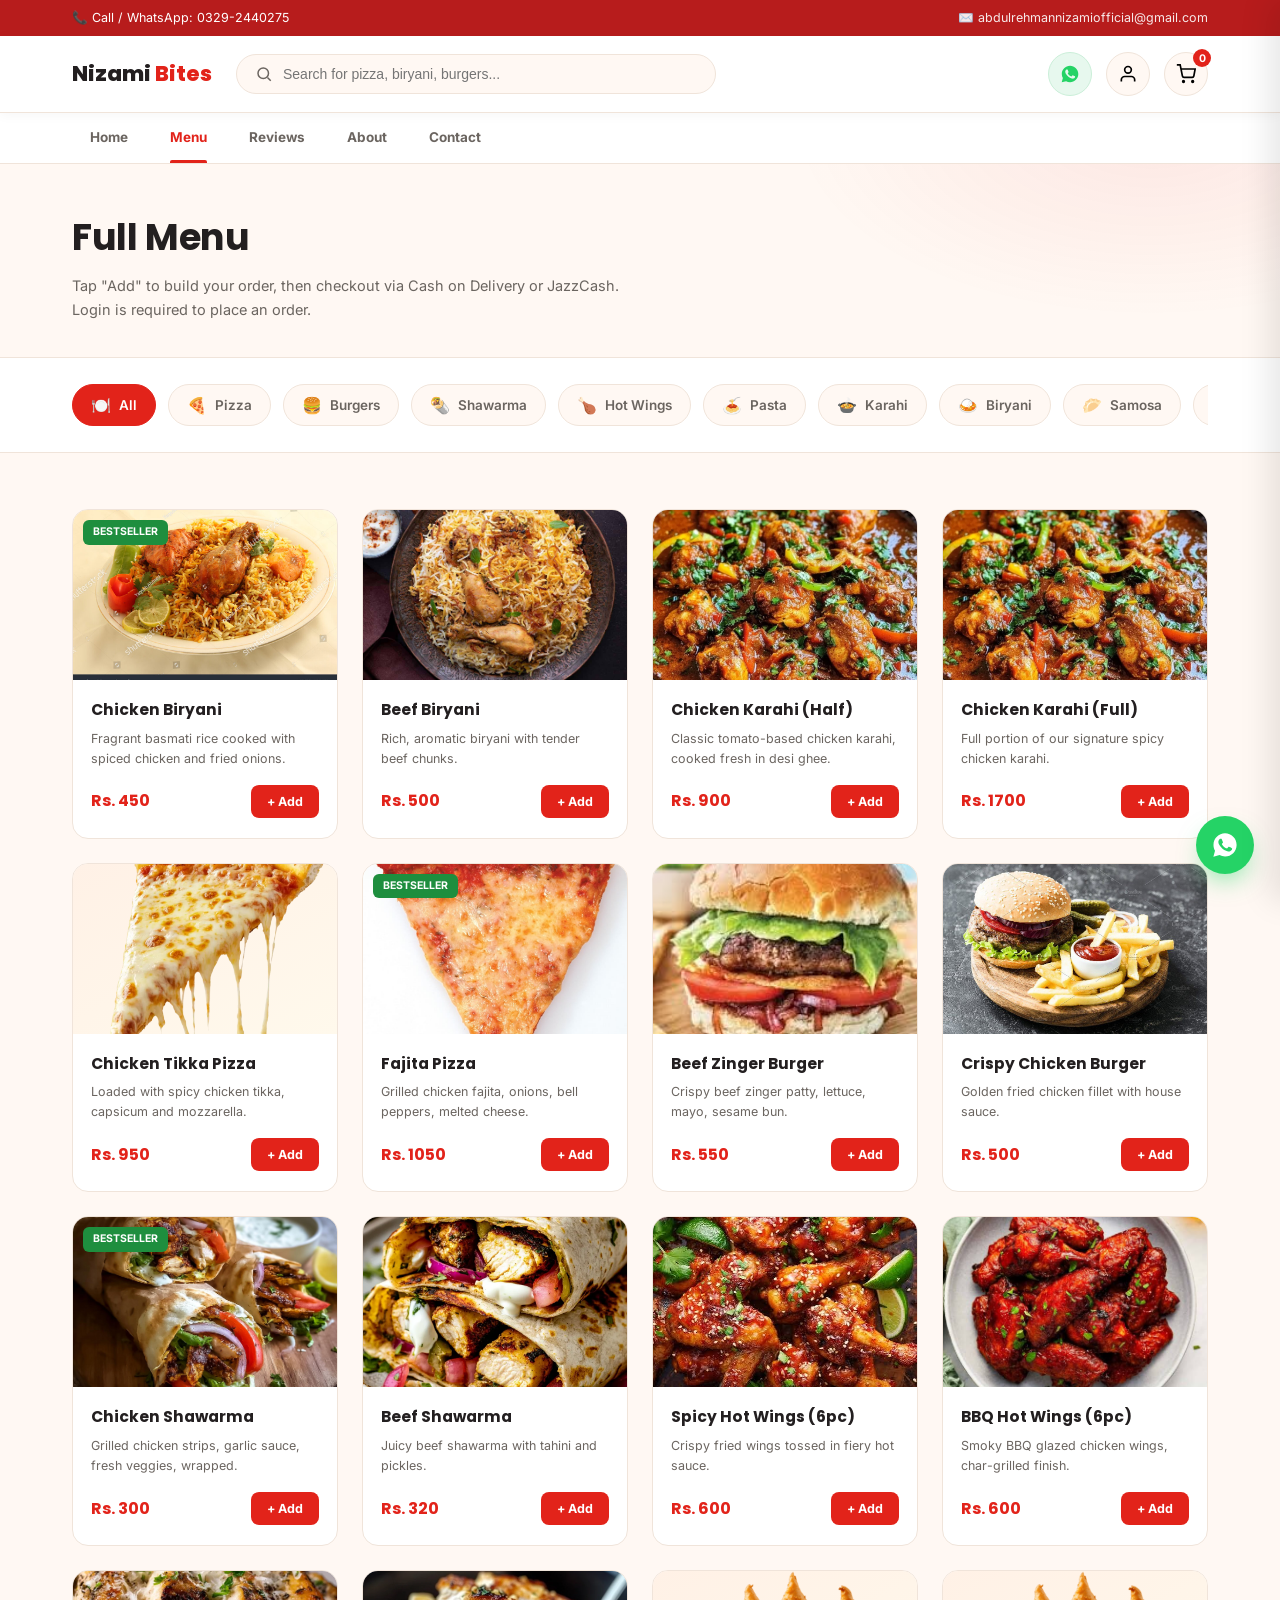
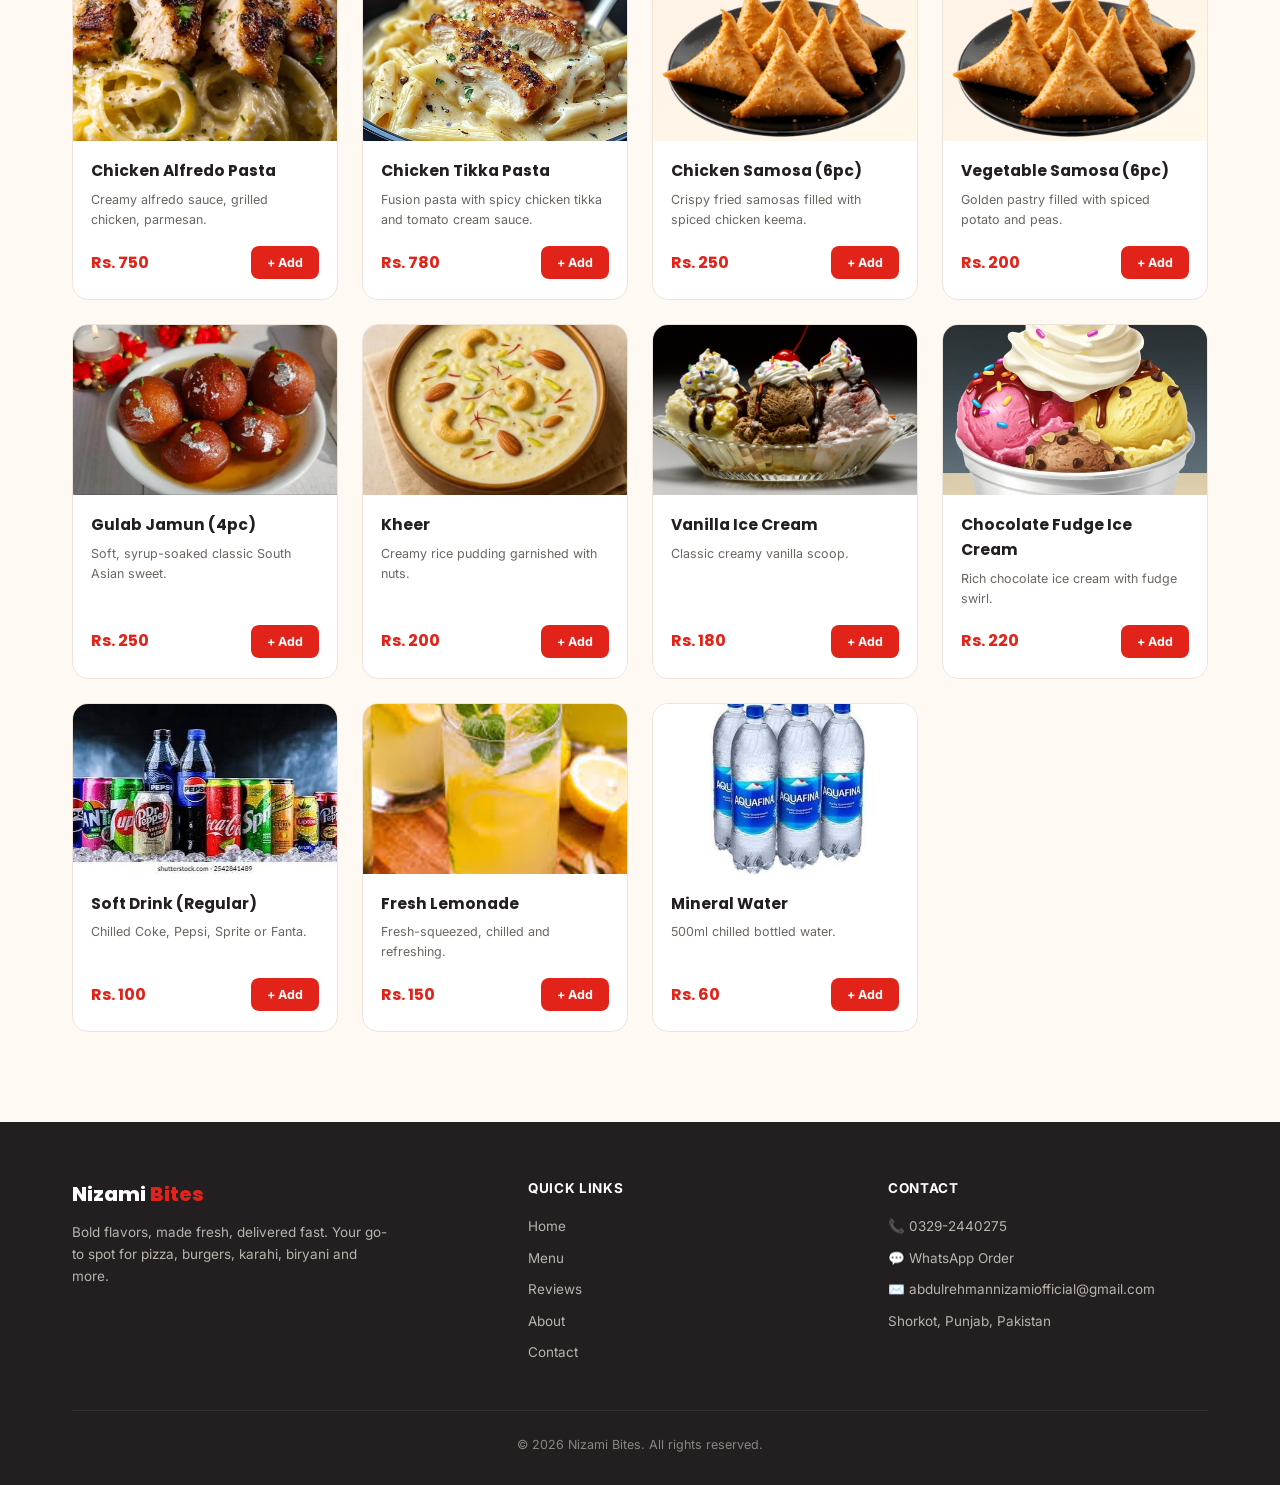
<file: menu.html>
<!DOCTYPE html>
<html lang="en">
<head>
<meta charset="UTF-8">
<meta name="viewport" content="width=device-width, initial-scale=1.0">
<title>Full Menu — Nizami Bites</title>
<meta name="description" content="Browse the full Nizami Bites menu and order online.">
<link rel="preconnect" href="https://fonts.googleapis.com">
<link href="https://fonts.googleapis.com/css2?family=Poppins:wght@600;700;800&family=Inter:wght@400;500;600;700&display=swap" rel="stylesheet">
<link rel="stylesheet" href="style.css">
</head>
<body>
<!-- TOP BAR -->
<div class="topbar">
  <div class="container">
    <span>📞 Call / WhatsApp: 0329-2440275</span>
    <a href="mailto:abdulrehmannizamiofficial@gmail.com">✉️ abdulrehmannizamiofficial@gmail.com</a>
  </div>
</div>
<!-- NAVBAR -->
<nav class="navbar">
  <div class="container">
    <a href="index.html" class="brand">Nizami <span>Bites</span></a>

    <div class="search-box">
      <svg width="18" height="18" viewBox="0 0 24 24" fill="none" stroke="currentColor" stroke-width="2"><circle cx="11" cy="11" r="7"></circle><line x1="21" y1="21" x2="16.65" y2="16.65"></line></svg>
      <input type="text" id="searchInput" placeholder="Search for pizza, biryani, burgers...">
    </div>

    <div class="nav-actions">
      <a class="icon-btn whatsapp" href="https://wa.me/923292440275?text=Hi%2C%20I%20want%20to%20order%20food%20from%20Nizami%20Bites" target="_blank" rel="noopener" title="Order on WhatsApp">
        <svg width="20" height="20" viewBox="0 0 24 24" fill="#25D366"><path d="M12.04 2C6.58 2 2.13 6.45 2.13 11.91c0 1.75.46 3.46 1.32 4.96L2.05 22l5.25-1.38c1.45.79 3.08 1.21 4.74 1.21h.01c5.46 0 9.91-4.45 9.91-9.91C21.96 6.45 17.5 2 12.04 2zm5.79 14.13c-.24.68-1.4 1.3-1.93 1.38-.5.08-1.13.11-1.82-.11-.42-.13-.96-.31-1.65-.6-2.9-1.25-4.79-4.17-4.94-4.36-.15-.2-1.18-1.57-1.18-3 0-1.42.75-2.12 1.02-2.41.27-.29.58-.36.78-.36.2 0 .39 0 .56.01.18.01.42-.07.66.5.24.58.83 2.01.9 2.16.07.15.12.32.02.51-.1.19-.15.31-.29.47-.15.17-.31.38-.44.51-.15.15-.3.31-.13.6.17.29.75 1.24 1.61 2.01 1.11.99 2.04 1.3 2.33 1.45.29.15.46.12.63-.07.17-.19.72-.84.92-1.13.19-.29.39-.24.65-.14.27.1 1.69.8 1.98.94.29.15.48.22.55.34.07.13.07.73-.17 1.4z"/></svg>
      </a>
      <div id="authArea">
        <button class="icon-btn" id="loginBtn" title="Login / Sign Up">
          <svg width="20" height="20" viewBox="0 0 24 24" fill="none" stroke="currentColor" stroke-width="2"><path d="M20 21v-2a4 4 0 0 0-4-4H8a4 4 0 0 0-4 4v2"></path><circle cx="12" cy="7" r="4"></circle></svg>
        </button>
      </div>
      <button class="icon-btn" id="cartBtn" title="View cart">
        <svg width="20" height="20" viewBox="0 0 24 24" fill="none" stroke="currentColor" stroke-width="2"><circle cx="9" cy="21" r="1"></circle><circle cx="20" cy="21" r="1"></circle><path d="M1 1h4l2.68 13.39a2 2 0 0 0 2 1.61h9.72a2 2 0 0 0 2-1.61L23 6H6"></path></svg>
        <span class="cart-badge" id="cartBadge">0</span>
      </button>
    </div>
  </div>
</nav>
<!-- PAGE NAV -->
<div class="page-nav">
  <div class="container page-nav-inner">
    <a href="index.html" class="page-nav-link">Home</a><a href="menu.html" class="page-nav-link active">Menu</a><a href="reviews.html" class="page-nav-link">Reviews</a><a href="about.html" class="page-nav-link">About</a><a href="contact.html" class="page-nav-link">Contact</a>
  </div>
</div>

<div class="page-header">
  <div class="container reveal">
    <h1>Full Menu</h1>
    <p>Tap "Add" to build your order, then checkout via Cash on Delivery or JazzCash. Login is required to place an order.</p>
  </div>
</div>

<!-- CATEGORIES -->
<div class="categories">
  <div class="container">
    <div class="cat-scroll" id="catScroll">
      <button class="cat-chip active" data-cat="all"><span class="emoji">🍽️</span> All</button>
      <button class="cat-chip" data-cat="pizza"><span class="emoji">🍕</span> Pizza</button>
      <button class="cat-chip" data-cat="burger"><span class="emoji">🍔</span> Burgers</button>
      <button class="cat-chip" data-cat="shawarma"><span class="emoji">🌯</span> Shawarma</button>
      <button class="cat-chip" data-cat="wings"><span class="emoji">🍗</span> Hot Wings</button>
      <button class="cat-chip" data-cat="pasta"><span class="emoji">🍝</span> Pasta</button>
      <button class="cat-chip" data-cat="karahi"><span class="emoji">🍲</span> Karahi</button>
      <button class="cat-chip" data-cat="biryani"><span class="emoji">🍛</span> Biryani</button>
      <button class="cat-chip" data-cat="samosa"><span class="emoji">🥟</span> Samosa</button>
      <button class="cat-chip" data-cat="sweets"><span class="emoji">🍬</span> Sweets</button>
      <button class="cat-chip" data-cat="icecream"><span class="emoji">🍦</span> Ice Cream</button>
      <button class="cat-chip" data-cat="drinks"><span class="emoji">🥤</span> Cold Drinks</button>
    </div>
  </div>
</div>

<!-- MENU -->
<section class="menu-section">
  <div class="container">
    <div class="menu-grid" id="menuGrid"></div>
  </div>
</section>
<!-- CART DRAWER -->
<div class="overlay" id="overlay"></div>
<div class="cart-drawer" id="cartDrawer">
  <div class="cart-header">
    <h3>Your Order</h3>
    <button class="close-btn" id="closeCart">✕</button>
  </div>
  <div class="cart-items" id="cartItems"></div>
  <div class="cart-footer">
    <div class="cart-row"><span>Subtotal</span><span id="cartSubtotal">Rs. 0</span></div>
    <div class="cart-row"><span>Delivery Fee</span><span id="cartDelivery">Rs. 0</span></div>
    <div class="cart-row total"><span>Total</span><span id="cartTotal">Rs. 0</span></div>
    <button class="checkout-btn" id="checkoutBtn" disabled>Proceed to Checkout</button>
  </div>
</div>
<!-- CHECKOUT MODAL -->
<div class="modal-overlay" id="modalOverlay">
  <div class="modal">
    <button class="back-btn" id="backToCartBtn">← Back to Cart</button>
    <h3>Checkout</h3>
    <p class="sub">Fill in your details to place the order.</p>
    <form id="checkoutForm">
      <div class="field"><label>Full Name</label><input type="text" id="custName" required placeholder="Your name"></div>
      <div class="field"><label>Phone Number</label><input type="tel" id="custPhone" required placeholder="03XX-XXXXXXX"></div>
      <div class="field"><label>Delivery Address / Location</label><textarea id="custAddress" required placeholder="House #, Street, Area, Multan"></textarea></div>

      <div class="field">
        <label>Payment Method</label>
        <div class="pay-options">
          <label class="pay-option selected" id="codOption">
            <input type="radio" name="payment" value="cod" checked>
            <div><div class="pay-label">Cash on Delivery</div><div class="pay-sub">Pay when your order arrives</div></div>
          </label>
          <label class="pay-option" id="jazzOption">
            <input type="radio" name="payment" value="jazzcash">
            <div><div class="pay-label">JazzCash</div><div class="pay-sub">Pay via JazzCash mobile account</div></div>
          </label>
        </div>
        <div class="jazzcash-box" id="jazzBox">
          Send payment to JazzCash number <b>0329-2440275</b> (Nizami Bites), then share your payment screenshot on WhatsApp after placing the order so we can confirm it.
        </div>
      </div>

      <button type="submit" class="place-order-btn">Place Order via WhatsApp</button>
    </form>
  </div>
</div>
<!-- LOGIN / SIGN UP MODAL -->
<div class="modal-overlay" id="authModalOverlay">
  <div class="modal">
    <button class="close-btn modal-close-x" id="closeAuthModal">✕</button>
    <p id="authGateNote" style="display:none;background:#FFF6F3;border:1px dashed var(--primary);border-radius:10px;padding:10px 14px;font-size:12.5px;color:var(--ink);margin-bottom:18px;"></p>
    <div class="auth-tabs">
      <button class="auth-tab active" data-tab="login" id="loginTabBtn">Login</button>
      <button class="auth-tab" data-tab="signup" id="signupTabBtn">Sign Up</button>
    </div>

    <div id="loginPane">
      <h3>Welcome back</h3>
      <p class="sub">Login to order faster next time.</p>
      <form id="loginForm">
        <div class="field"><label>Email</label><input type="email" id="loginEmail" required placeholder="you@example.com"></div>
        <div class="field"><label>Password</label><input type="password" id="loginPassword" required placeholder="••••••••"></div>
        <button type="submit" class="place-order-btn">Login</button>
      </form>
    </div>

    <div id="signupPane" style="display:none;">
      <h3>Create account</h3>
      <p class="sub">Sign up to save your details for next time.</p>
      <form id="signupForm">
        <div class="field"><label>Full Name</label><input type="text" id="signupName" required placeholder="Your name"></div>
        <div class="field"><label>Email</label><input type="email" id="signupEmail" required placeholder="you@example.com"></div>
        <div class="field"><label>Password</label><input type="password" id="signupPassword" required placeholder="Create a password" minlength="4"></div>
        <button type="submit" class="place-order-btn">Sign Up</button>
      </form>
    </div>

    <p class="auth-note">Demo login for preview purposes — no real account data is sent anywhere.</p>
  </div>
</div>
<!-- BACK TO TOP BUTTON -->
<button class="back-to-top" id="backToTop" title="Back to top">
  <svg width="20" height="20" viewBox="0 0 24 24" fill="none" stroke="currentColor" stroke-width="2.4"><path d="M12 19V5"></path><path d="M5 12l7-7 7 7"></path></svg>
</button>

<!-- WHATSAPP FLOATING BUTTON -->
<a class="wa-float" href="https://wa.me/923292440275?text=Hi%2C%20I%20want%20to%20order%20food%20from%20Nizami%20Bites" target="_blank" rel="noopener" title="Chat on WhatsApp">
  <svg width="28" height="28" viewBox="0 0 24 24" fill="#fff"><path d="M12.04 2C6.58 2 2.13 6.45 2.13 11.91c0 1.75.46 3.46 1.32 4.96L2.05 22l5.25-1.38c1.45.79 3.08 1.21 4.74 1.21h.01c5.46 0 9.91-4.45 9.91-9.91C21.96 6.45 17.5 2 12.04 2zm5.79 14.13c-.24.68-1.4 1.3-1.93 1.38-.5.08-1.13.11-1.82-.11-.42-.13-.96-.31-1.65-.6-2.9-1.25-4.79-4.17-4.94-4.36-.15-.2-1.18-1.57-1.18-3 0-1.42.75-2.12 1.02-2.41.27-.29.58-.36.78-.36.2 0 .39 0 .56.01.18.01.42-.07.66.5.24.58.83 2.01.9 2.16.07.15.12.32.02.51-.1.19-.15.31-.29.47-.15.17-.31.38-.44.51-.15.15-.3.31-.13.6.17.29.75 1.24 1.61 2.01 1.11.99 2.04 1.3 2.33 1.45.29.15.46.12.63-.07.17-.19.72-.84.92-1.13.19-.29.39-.24.65-.14.27.1 1.69.8 1.98.94.29.15.48.22.55.34.07.13.07.73-.17 1.4z"/></svg>
</a>
<!-- FOOTER -->
<footer id="contact-footer">
  <div class="container">
    <div class="footer-grid">
      <div>
        <div class="footer-brand">Nizami <span>Bites</span></div>
        <p style="color:#B9B3AC;font-size:13.5px;max-width:320px;">Bold flavors, made fresh, delivered fast. Your go-to spot for pizza, burgers, karahi, biryani and more.</p>
      </div>
      <div class="footer-col">
        <h4>Quick Links</h4>
        <a href="index.html">Home</a>
        <a href="menu.html">Menu</a>
        <a href="reviews.html">Reviews</a>
        <a href="about.html">About</a>
        <a href="contact.html">Contact</a>
      </div>
      <div class="footer-col">
        <h4>Contact</h4>
        <a href="tel:03292440275">📞 0329-2440275</a>
        <a href="https://wa.me/923292440275" target="_blank" rel="noopener">💬 WhatsApp Order</a>
        <a href="mailto:abdulrehmannizamiofficial@gmail.com">✉️ abdulrehmannizamiofficial@gmail.com</a>
        <p>Shorkot, Punjab, Pakistan</p>
      </div>
    </div>
    <div class="footer-bottom">© 2026 Nizami Bites. All rights reserved.</div>
  </div>
</footer>
<script src="script.js"></script>
</body>
</html>
</file>
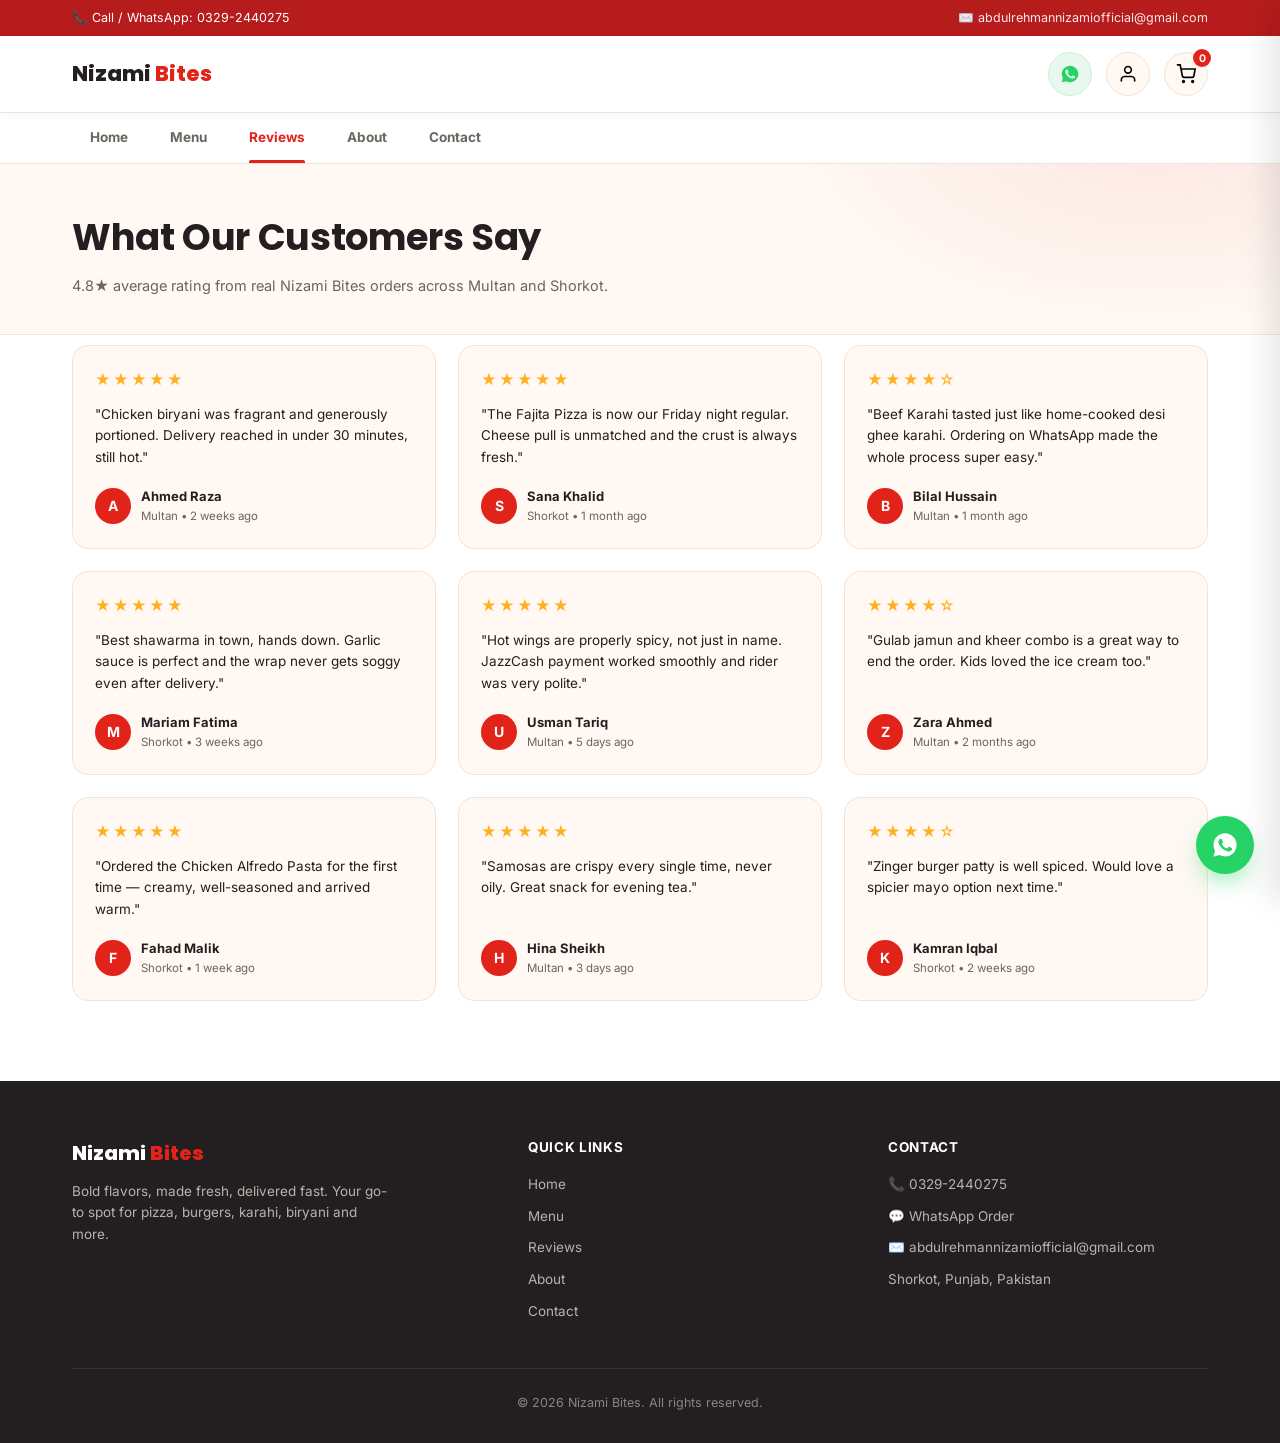
<file: reviews.html>
<!DOCTYPE html>
<html lang="en">
<head>
<meta charset="UTF-8">
<meta name="viewport" content="width=device-width, initial-scale=1.0">
<title>Customer Reviews — Nizami Bites</title>
<meta name="description" content="See what our customers say about Nizami Bites.">
<link rel="preconnect" href="https://fonts.googleapis.com">
<link href="https://fonts.googleapis.com/css2?family=Poppins:wght@600;700;800&family=Inter:wght@400;500;600;700&display=swap" rel="stylesheet">
<link rel="stylesheet" href="style.css">
</head>
<body>
<!-- TOP BAR -->
<div class="topbar">
  <div class="container">
    <span>📞 Call / WhatsApp: 0329-2440275</span>
    <a href="mailto:abdulrehmannizamiofficial@gmail.com">✉️ abdulrehmannizamiofficial@gmail.com</a>
  </div>
</div>
<!-- NAVBAR -->
<nav class="navbar">
  <div class="container">
    <a href="index.html" class="brand">Nizami <span>Bites</span></a>

    <div class="search-box" style="visibility:hidden;"></div>

    <div class="nav-actions">
      <a class="icon-btn whatsapp" href="https://wa.me/923292440275?text=Hi%2C%20I%20want%20to%20order%20food%20from%20Nizami%20Bites" target="_blank" rel="noopener" title="Order on WhatsApp">
        <svg width="20" height="20" viewBox="0 0 24 24" fill="#25D366"><path d="M12.04 2C6.58 2 2.13 6.45 2.13 11.91c0 1.75.46 3.46 1.32 4.96L2.05 22l5.25-1.38c1.45.79 3.08 1.21 4.74 1.21h.01c5.46 0 9.91-4.45 9.91-9.91C21.96 6.45 17.5 2 12.04 2zm5.79 14.13c-.24.68-1.4 1.3-1.93 1.38-.5.08-1.13.11-1.82-.11-.42-.13-.96-.31-1.65-.6-2.9-1.25-4.79-4.17-4.94-4.36-.15-.2-1.18-1.57-1.18-3 0-1.42.75-2.12 1.02-2.41.27-.29.58-.36.78-.36.2 0 .39 0 .56.01.18.01.42-.07.66.5.24.58.83 2.01.9 2.16.07.15.12.32.02.51-.1.19-.15.31-.29.47-.15.17-.31.38-.44.51-.15.15-.3.31-.13.6.17.29.75 1.24 1.61 2.01 1.11.99 2.04 1.3 2.33 1.45.29.15.46.12.63-.07.17-.19.72-.84.92-1.13.19-.29.39-.24.65-.14.27.1 1.69.8 1.98.94.29.15.48.22.55.34.07.13.07.73-.17 1.4z"/></svg>
      </a>
      <div id="authArea">
        <button class="icon-btn" id="loginBtn" title="Login / Sign Up">
          <svg width="20" height="20" viewBox="0 0 24 24" fill="none" stroke="currentColor" stroke-width="2"><path d="M20 21v-2a4 4 0 0 0-4-4H8a4 4 0 0 0-4 4v2"></path><circle cx="12" cy="7" r="4"></circle></svg>
        </button>
      </div>
      <button class="icon-btn" id="cartBtn" title="View cart">
        <svg width="20" height="20" viewBox="0 0 24 24" fill="none" stroke="currentColor" stroke-width="2"><circle cx="9" cy="21" r="1"></circle><circle cx="20" cy="21" r="1"></circle><path d="M1 1h4l2.68 13.39a2 2 0 0 0 2 1.61h9.72a2 2 0 0 0 2-1.61L23 6H6"></path></svg>
        <span class="cart-badge" id="cartBadge">0</span>
      </button>
    </div>
  </div>
</nav>
<!-- PAGE NAV -->
<div class="page-nav">
  <div class="container page-nav-inner">
    <a href="index.html" class="page-nav-link">Home</a><a href="menu.html" class="page-nav-link">Menu</a><a href="reviews.html" class="page-nav-link active">Reviews</a><a href="about.html" class="page-nav-link">About</a><a href="contact.html" class="page-nav-link">Contact</a>
  </div>
</div>

<div class="page-header">
  <div class="container reveal">
    <h1>What Our Customers Say</h1>
    <p>4.8★ average rating from real Nizami Bites orders across Multan and Shorkot.</p>
  </div>
</div>

<section class="reviews-section">
  <div class="container">
    <div class="reviews-grid">
<div class="review-card reveal" style="transition-delay:0s;">
        <div class="review-stars">★★★★★</div>
        <p class="review-text">"Chicken biryani was fragrant and generously portioned. Delivery reached in under 30 minutes, still hot."</p>
        <div class="review-author">
          <div class="review-avatar">A</div>
          <div><div class="review-name">Ahmed Raza</div><div class="review-date">Multan • 2 weeks ago</div></div>
        </div>
      </div>
      <div class="review-card reveal" style="transition-delay:0.06s;">
        <div class="review-stars">★★★★★</div>
        <p class="review-text">"The Fajita Pizza is now our Friday night regular. Cheese pull is unmatched and the crust is always fresh."</p>
        <div class="review-author">
          <div class="review-avatar">S</div>
          <div><div class="review-name">Sana Khalid</div><div class="review-date">Shorkot • 1 month ago</div></div>
        </div>
      </div>
      <div class="review-card reveal" style="transition-delay:0.12s;">
        <div class="review-stars">★★★★☆</div>
        <p class="review-text">"Beef Karahi tasted just like home-cooked desi ghee karahi. Ordering on WhatsApp made the whole process super easy."</p>
        <div class="review-author">
          <div class="review-avatar">B</div>
          <div><div class="review-name">Bilal Hussain</div><div class="review-date">Multan • 1 month ago</div></div>
        </div>
      </div>
      <div class="review-card reveal" style="transition-delay:0.18s;">
        <div class="review-stars">★★★★★</div>
        <p class="review-text">"Best shawarma in town, hands down. Garlic sauce is perfect and the wrap never gets soggy even after delivery."</p>
        <div class="review-author">
          <div class="review-avatar">M</div>
          <div><div class="review-name">Mariam Fatima</div><div class="review-date">Shorkot • 3 weeks ago</div></div>
        </div>
      </div>
      <div class="review-card reveal" style="transition-delay:0.24s;">
        <div class="review-stars">★★★★★</div>
        <p class="review-text">"Hot wings are properly spicy, not just in name. JazzCash payment worked smoothly and rider was very polite."</p>
        <div class="review-author">
          <div class="review-avatar">U</div>
          <div><div class="review-name">Usman Tariq</div><div class="review-date">Multan • 5 days ago</div></div>
        </div>
      </div>
      <div class="review-card reveal" style="transition-delay:0.3s;">
        <div class="review-stars">★★★★☆</div>
        <p class="review-text">"Gulab jamun and kheer combo is a great way to end the order. Kids loved the ice cream too."</p>
        <div class="review-author">
          <div class="review-avatar">Z</div>
          <div><div class="review-name">Zara Ahmed</div><div class="review-date">Multan • 2 months ago</div></div>
        </div>
      </div>
      <div class="review-card reveal" style="transition-delay:0s;">
        <div class="review-stars">★★★★★</div>
        <p class="review-text">"Ordered the Chicken Alfredo Pasta for the first time — creamy, well-seasoned and arrived warm."</p>
        <div class="review-author">
          <div class="review-avatar">F</div>
          <div><div class="review-name">Fahad Malik</div><div class="review-date">Shorkot • 1 week ago</div></div>
        </div>
      </div>
      <div class="review-card reveal" style="transition-delay:0.06s;">
        <div class="review-stars">★★★★★</div>
        <p class="review-text">"Samosas are crispy every single time, never oily. Great snack for evening tea."</p>
        <div class="review-author">
          <div class="review-avatar">H</div>
          <div><div class="review-name">Hina Sheikh</div><div class="review-date">Multan • 3 days ago</div></div>
        </div>
      </div>
      <div class="review-card reveal" style="transition-delay:0.12s;">
        <div class="review-stars">★★★★☆</div>
        <p class="review-text">"Zinger burger patty is well spiced. Would love a spicier mayo option next time."</p>
        <div class="review-author">
          <div class="review-avatar">K</div>
          <div><div class="review-name">Kamran Iqbal</div><div class="review-date">Shorkot • 2 weeks ago</div></div>
        </div>
      </div>
    </div>
  </div>
</section>
<!-- CART DRAWER -->
<div class="overlay" id="overlay"></div>
<div class="cart-drawer" id="cartDrawer">
  <div class="cart-header">
    <h3>Your Order</h3>
    <button class="close-btn" id="closeCart">✕</button>
  </div>
  <div class="cart-items" id="cartItems"></div>
  <div class="cart-footer">
    <div class="cart-row"><span>Subtotal</span><span id="cartSubtotal">Rs. 0</span></div>
    <div class="cart-row"><span>Delivery Fee</span><span id="cartDelivery">Rs. 0</span></div>
    <div class="cart-row total"><span>Total</span><span id="cartTotal">Rs. 0</span></div>
    <button class="checkout-btn" id="checkoutBtn" disabled>Proceed to Checkout</button>
  </div>
</div>
<!-- CHECKOUT MODAL -->
<div class="modal-overlay" id="modalOverlay">
  <div class="modal">
    <button class="back-btn" id="backToCartBtn">← Back to Cart</button>
    <h3>Checkout</h3>
    <p class="sub">Fill in your details to place the order.</p>
    <form id="checkoutForm">
      <div class="field"><label>Full Name</label><input type="text" id="custName" required placeholder="Your name"></div>
      <div class="field"><label>Phone Number</label><input type="tel" id="custPhone" required placeholder="03XX-XXXXXXX"></div>
      <div class="field"><label>Delivery Address / Location</label><textarea id="custAddress" required placeholder="House #, Street, Area, Multan"></textarea></div>

      <div class="field">
        <label>Payment Method</label>
        <div class="pay-options">
          <label class="pay-option selected" id="codOption">
            <input type="radio" name="payment" value="cod" checked>
            <div><div class="pay-label">Cash on Delivery</div><div class="pay-sub">Pay when your order arrives</div></div>
          </label>
          <label class="pay-option" id="jazzOption">
            <input type="radio" name="payment" value="jazzcash">
            <div><div class="pay-label">JazzCash</div><div class="pay-sub">Pay via JazzCash mobile account</div></div>
          </label>
        </div>
        <div class="jazzcash-box" id="jazzBox">
          Send payment to JazzCash number <b>0329-2440275</b> (Nizami Bites), then share your payment screenshot on WhatsApp after placing the order so we can confirm it.
        </div>
      </div>

      <button type="submit" class="place-order-btn">Place Order via WhatsApp</button>
    </form>
  </div>
</div>
<!-- LOGIN / SIGN UP MODAL -->
<div class="modal-overlay" id="authModalOverlay">
  <div class="modal">
    <button class="close-btn modal-close-x" id="closeAuthModal">✕</button>
    <p id="authGateNote" style="display:none;background:#FFF6F3;border:1px dashed var(--primary);border-radius:10px;padding:10px 14px;font-size:12.5px;color:var(--ink);margin-bottom:18px;"></p>
    <div class="auth-tabs">
      <button class="auth-tab active" data-tab="login" id="loginTabBtn">Login</button>
      <button class="auth-tab" data-tab="signup" id="signupTabBtn">Sign Up</button>
    </div>

    <div id="loginPane">
      <h3>Welcome back</h3>
      <p class="sub">Login to order faster next time.</p>
      <form id="loginForm">
        <div class="field"><label>Email</label><input type="email" id="loginEmail" required placeholder="you@example.com"></div>
        <div class="field"><label>Password</label><input type="password" id="loginPassword" required placeholder="••••••••"></div>
        <button type="submit" class="place-order-btn">Login</button>
      </form>
    </div>

    <div id="signupPane" style="display:none;">
      <h3>Create account</h3>
      <p class="sub">Sign up to save your details for next time.</p>
      <form id="signupForm">
        <div class="field"><label>Full Name</label><input type="text" id="signupName" required placeholder="Your name"></div>
        <div class="field"><label>Email</label><input type="email" id="signupEmail" required placeholder="you@example.com"></div>
        <div class="field"><label>Password</label><input type="password" id="signupPassword" required placeholder="Create a password" minlength="4"></div>
        <button type="submit" class="place-order-btn">Sign Up</button>
      </form>
    </div>

    <p class="auth-note">Demo login for preview purposes — no real account data is sent anywhere.</p>
  </div>
</div>
<!-- BACK TO TOP BUTTON -->
<button class="back-to-top" id="backToTop" title="Back to top">
  <svg width="20" height="20" viewBox="0 0 24 24" fill="none" stroke="currentColor" stroke-width="2.4"><path d="M12 19V5"></path><path d="M5 12l7-7 7 7"></path></svg>
</button>

<!-- WHATSAPP FLOATING BUTTON -->
<a class="wa-float" href="https://wa.me/923292440275?text=Hi%2C%20I%20want%20to%20order%20food%20from%20Nizami%20Bites" target="_blank" rel="noopener" title="Chat on WhatsApp">
  <svg width="28" height="28" viewBox="0 0 24 24" fill="#fff"><path d="M12.04 2C6.58 2 2.13 6.45 2.13 11.91c0 1.75.46 3.46 1.32 4.96L2.05 22l5.25-1.38c1.45.79 3.08 1.21 4.74 1.21h.01c5.46 0 9.91-4.45 9.91-9.91C21.96 6.45 17.5 2 12.04 2zm5.79 14.13c-.24.68-1.4 1.3-1.93 1.38-.5.08-1.13.11-1.82-.11-.42-.13-.96-.31-1.65-.6-2.9-1.25-4.79-4.17-4.94-4.36-.15-.2-1.18-1.57-1.18-3 0-1.42.75-2.12 1.02-2.41.27-.29.58-.36.78-.36.2 0 .39 0 .56.01.18.01.42-.07.66.5.24.58.83 2.01.9 2.16.07.15.12.32.02.51-.1.19-.15.31-.29.47-.15.17-.31.38-.44.51-.15.15-.3.31-.13.6.17.29.75 1.24 1.61 2.01 1.11.99 2.04 1.3 2.33 1.45.29.15.46.12.63-.07.17-.19.72-.84.92-1.13.19-.29.39-.24.65-.14.27.1 1.69.8 1.98.94.29.15.48.22.55.34.07.13.07.73-.17 1.4z"/></svg>
</a>
<!-- FOOTER -->
<footer id="contact-footer">
  <div class="container">
    <div class="footer-grid">
      <div>
        <div class="footer-brand">Nizami <span>Bites</span></div>
        <p style="color:#B9B3AC;font-size:13.5px;max-width:320px;">Bold flavors, made fresh, delivered fast. Your go-to spot for pizza, burgers, karahi, biryani and more.</p>
      </div>
      <div class="footer-col">
        <h4>Quick Links</h4>
        <a href="index.html">Home</a>
        <a href="menu.html">Menu</a>
        <a href="reviews.html">Reviews</a>
        <a href="about.html">About</a>
        <a href="contact.html">Contact</a>
      </div>
      <div class="footer-col">
        <h4>Contact</h4>
        <a href="tel:03292440275">📞 0329-2440275</a>
        <a href="https://wa.me/923292440275" target="_blank" rel="noopener">💬 WhatsApp Order</a>
        <a href="mailto:abdulrehmannizamiofficial@gmail.com">✉️ abdulrehmannizamiofficial@gmail.com</a>
        <p>Shorkot, Punjab, Pakistan</p>
      </div>
    </div>
    <div class="footer-bottom">© 2026 Nizami Bites. All rights reserved.</div>
  </div>
</footer>
<script src="script.js"></script>
</body>
</html>
</file>
<file: style.css>
:root{
  --bg:#FFF8F3;
  --ink:#231F20;
  --slate:#6B6560;
  --primary:#E2231A;
  --primary-dark:#B71C1C;
  --accent:#FFB020;
  --green:#1E8E3E;
  --line:#F0E4DA;
  --card:#FFFFFF;
}
*{margin:0;padding:0;box-sizing:border-box;}
html{scroll-behavior:smooth;}
body{
  background:var(--bg);
  color:var(--ink);
  font-family:'Inter',sans-serif;
  line-height:1.6;
  -webkit-font-smoothing:antialiased;
}
h1,h2,h3{font-family:'Poppins',sans-serif;font-weight:700;letter-spacing:-0.01em;}
a{color:inherit;text-decoration:none;}
button{font-family:'Inter',sans-serif;cursor:pointer;}

.container{max-width:1200px;margin:0 auto;padding:0 32px;}
@media (max-width:720px){.container{padding:0 18px;}}

/* ---------- Top bar ---------- */
.topbar{
  background:var(--primary-dark);
  color:#fff;
  font-size:12.5px;
  padding:8px 0;
}
.topbar .container{display:flex;justify-content:space-between;flex-wrap:wrap;gap:6px;}
.topbar a{color:#fff;opacity:0.9;}
.topbar a:hover{opacity:1;text-decoration:underline;}

/* ---------- Navbar ---------- */
.navbar{
  position:sticky;
  top:0;
  z-index:30;
  background:#fff;
  border-bottom:1px solid var(--line);
  box-shadow:0 2px 12px rgba(0,0,0,0.04);
}
.navbar .container{
  display:flex;
  align-items:center;
  gap:24px;
  padding-top:16px;
  padding-bottom:16px;
}
.brand{
  font-family:'Poppins',sans-serif;
  font-weight:800;
  font-size:21px;
  color:var(--ink);
  white-space:nowrap;
}
.brand span{color:var(--primary);}

.search-box{
  flex:1;
  display:flex;
  align-items:center;
  background:var(--bg);
  border:1px solid var(--line);
  border-radius:30px;
  padding:10px 18px;
  gap:10px;
  max-width:480px;
}
.search-box input{
  border:none;
  background:none;
  outline:none;
  font-size:14px;
  width:100%;
  color:var(--ink);
}
.search-box svg{flex-shrink:0;color:var(--slate);}

.nav-actions{display:flex;align-items:center;gap:14px;margin-left:auto;}
.icon-btn{
  position:relative;
  display:flex;
  align-items:center;
  justify-content:center;
  width:44px;height:44px;
  border-radius:50%;
  background:var(--bg);
  border:1px solid var(--line);
  transition:background .15s ease, transform .15s ease;
}
.icon-btn:hover{background:#FFEFE9;transform:translateY(-1px);}
.icon-btn.whatsapp{background:#E7F8EE;border-color:#CBEFD9;}
.icon-btn.whatsapp:hover{background:#D5F3E1;}
.cart-badge{
  position:absolute;
  top:-4px; right:-4px;
  background:var(--primary);
  color:#fff;
  font-size:10.5px;
  font-weight:700;
  min-width:18px;
  height:18px;
  border-radius:9px;
  display:flex;
  align-items:center;
  justify-content:center;
  padding:0 4px;
}

/* ---------- Hero ---------- */
.hero{
  background:
    radial-gradient(700px 400px at 90% -10%, rgba(226,35,26,0.08), transparent 60%),
    radial-gradient(600px 400px at 5% 100%, rgba(255,176,32,0.10), transparent 60%),
    var(--bg);
  padding:64px 0 56px;
}
.hero-inner{display:flex;align-items:center;justify-content:space-between;gap:40px;flex-wrap:wrap;}
.hero-copy{max-width:560px;}
.hero-badge{
  display:inline-flex;
  align-items:center;
  gap:8px;
  background:#FFF1EA;
  color:var(--primary);
  font-size:12.5px;
  font-weight:700;
  padding:8px 16px;
  border-radius:20px;
  margin-bottom:18px;
}
.hero h1{font-size:clamp(1.9rem,4.5vw,3rem);margin-bottom:16px;line-height:1.15;}
.hero h1 span{color:var(--primary);}
.hero p{color:var(--slate);font-size:15.5px;margin-bottom:26px;}
.hero-stats{display:flex;gap:32px;flex-wrap:wrap;}
.hero-stats .stat b{display:block;font-family:'Poppins',sans-serif;font-size:24px;color:var(--primary);}
.hero-stats .stat span{font-size:12px;color:var(--slate);text-transform:uppercase;letter-spacing:0.04em;}

.hero-visual{
  width:320px;height:320px;
  border-radius:50%;
  background:linear-gradient(135deg,#FFE7DB,#FFF3D6);
  display:flex;
  align-items:center;
  justify-content:center;
  font-size:120px;
  flex-shrink:0;
  overflow:hidden;
  box-shadow:0 30px 60px -24px rgba(226,35,26,0.25);
  border:6px solid #fff;
}
.hero-visual img{
  width:100%;
  height:100%;
  object-fit:cover;
}
@media (max-width:760px){.hero-visual{width:220px;height:220px;font-size:80px;}}

/* ---------- Categories ---------- */
.categories{padding:20px 0 8px;background:#fff;border-bottom:1px solid var(--line);}
.cat-scroll{
  display:flex;
  gap:12px;
  overflow-x:auto;
  padding:6px 0 18px;
  scrollbar-width:none;
}
.cat-scroll::-webkit-scrollbar{display:none;}
.cat-chip{
  flex-shrink:0;
  display:flex;
  align-items:center;
  gap:8px;
  background:var(--bg);
  border:1px solid var(--line);
  padding:10px 18px;
  border-radius:24px;
  font-size:13.5px;
  font-weight:600;
  color:var(--slate);
  transition:all .15s ease;
}
.cat-chip .emoji{font-size:16px;}
.cat-chip.active, .cat-chip:hover{
  background:var(--primary);
  border-color:var(--primary);
  color:#fff;
}

/* ---------- Menu ---------- */
.menu-section{padding:56px 0 90px;}
.menu-section-title{
  font-size:26px;
  margin-bottom:6px;
}
.menu-section-sub{color:var(--slate);font-size:14px;margin-bottom:34px;}

.menu-grid{
  display:grid;
  grid-template-columns:repeat(auto-fill, minmax(250px, 1fr));
  gap:24px;
}
.menu-card{
  background:var(--card);
  border:1px solid var(--line);
  border-radius:16px;
  overflow:hidden;
  display:flex;
  flex-direction:column;
  transition:transform .18s ease, box-shadow .18s ease;
}
.menu-card:hover{transform:translateY(-4px);box-shadow:0 20px 36px -22px rgba(35,31,32,0.25);}
.menu-card-media{
  height:170px;
  background:linear-gradient(150deg,#FFF1E6,#FFF9EC);
  display:flex;
  align-items:center;
  justify-content:center;
  font-size:64px;
  position:relative;
  overflow:hidden;
}
.menu-card-media img{
  width:100%;
  height:100%;
  object-fit:cover;
  transition:transform .35s ease;
}
.menu-card:hover .menu-card-media img{
  transform:scale(1.08);
}
.menu-card-media .tag{
  position:absolute;
  top:10px; left:10px;
  background:var(--green);
  color:#fff;
  font-size:10.5px;
  font-weight:700;
  padding:4px 10px;
  border-radius:6px;
  text-transform:uppercase;
}
.menu-card-body{padding:18px 18px 20px;display:flex;flex-direction:column;flex:1;}
.menu-card-name{font-family:'Poppins',sans-serif;font-weight:700;font-size:15.5px;margin-bottom:6px;}
.menu-card-desc{font-size:12.5px;color:var(--slate);margin-bottom:16px;flex:1;}
.menu-card-footer{display:flex;align-items:center;justify-content:space-between;gap:10px;}
.menu-card-price{font-family:'Poppins',sans-serif;font-weight:700;color:var(--primary);font-size:16px;}

.add-btn{
  background:var(--primary);
  color:#fff;
  border:none;
  padding:9px 16px;
  border-radius:8px;
  font-size:12.5px;
  font-weight:700;
  display:flex;
  align-items:center;
  gap:6px;
  transition:background .15s ease, transform .15s ease;
}
.add-btn:hover{background:var(--primary-dark);transform:translateY(-1px);}

.qty-stepper{
  display:flex;
  align-items:center;
  gap:10px;
  background:var(--bg);
  border:1px solid var(--line);
  border-radius:8px;
  padding:6px 10px;
}
.qty-stepper button{
  background:none;
  border:none;
  font-size:16px;
  font-weight:700;
  color:var(--primary);
  width:20px;
}
.qty-stepper span{font-size:13.5px;font-weight:700;min-width:16px;text-align:center;}

.no-results{
  text-align:center;
  padding:60px 20px;
  color:var(--slate);
  font-size:14.5px;
  grid-column:1/-1;
}

/* ---------- Cart Drawer ---------- */
.overlay{
  position:fixed;inset:0;
  background:rgba(35,31,32,0.45);
  z-index:40;
  opacity:0;
  pointer-events:none;
  transition:opacity .2s ease;
}
.overlay.show{opacity:1;pointer-events:auto;}

.cart-drawer{
  position:fixed;
  top:0; right:0; bottom:0;
  width:400px;
  max-width:92vw;
  background:#fff;
  z-index:50;
  display:flex;
  flex-direction:column;
  transform:translateX(100%);
  transition:transform .25s ease;
  box-shadow:-10px 0 30px rgba(0,0,0,0.1);
}
.cart-drawer.open{transform:translateX(0);}
.cart-header{
  display:flex;
  align-items:center;
  justify-content:space-between;
  padding:22px 24px;
  border-bottom:1px solid var(--line);
}
.cart-header h3{font-size:18px;}
.close-btn{
  background:var(--bg);
  border:1px solid var(--line);
  border-radius:50%;
  width:32px;height:32px;
  font-size:16px;
  color:var(--slate);
}
.cart-items{flex:1;overflow-y:auto;padding:18px 24px;}
.cart-empty{text-align:center;color:var(--slate);padding:60px 10px;font-size:14px;}
.cart-empty .emoji{font-size:44px;display:block;margin-bottom:14px;}

.cart-item{
  display:flex;
  gap:14px;
  padding:16px 0;
  border-bottom:1px solid var(--line);
}
.cart-item-media{
  width:56px;height:56px;
  border-radius:10px;
  background:var(--bg);
  display:flex;align-items:center;justify-content:center;
  font-size:28px;
  flex-shrink:0;
  overflow:hidden;
}
.cart-item-media img{
  width:100%;
  height:100%;
  object-fit:cover;
}
.cart-item-info{flex:1;}
.cart-item-name{font-weight:700;font-size:13.5px;margin-bottom:4px;}
.cart-item-price{font-size:12.5px;color:var(--slate);margin-bottom:8px;}
.cart-item-controls{display:flex;align-items:center;justify-content:space-between;}
.remove-btn{background:none;border:none;color:var(--primary);font-size:12px;font-weight:600;}

.cart-footer{
  border-top:1px solid var(--line);
  padding:20px 24px 24px;
}
.cart-row{display:flex;justify-content:space-between;font-size:14px;color:var(--slate);margin-bottom:8px;}
.cart-row.total{font-weight:700;color:var(--ink);font-size:16px;margin-top:10px;}
.checkout-btn{
  width:100%;
  background:var(--primary);
  color:#fff;
  border:none;
  padding:15px;
  border-radius:10px;
  font-weight:700;
  font-size:14.5px;
  margin-top:16px;
}
.checkout-btn:hover{background:var(--primary-dark);}
.checkout-btn:disabled{background:#D9D2C8;cursor:not-allowed;}

/* ---------- Checkout Modal ---------- */
.modal-overlay{
  position:fixed;inset:0;
  background:rgba(35,31,32,0.5);
  z-index:60;
  display:flex;
  align-items:center;
  justify-content:center;
  padding:20px;
  opacity:0;
  pointer-events:none;
  transition:opacity .2s ease;
}
.modal-overlay.show{opacity:1;pointer-events:auto;}
.modal{
  background:#fff;
  border-radius:18px;
  width:460px;
  max-width:100%;
  max-height:90vh;
  overflow-y:auto;
  padding:32px;
}
.modal h3{font-size:20px;margin-bottom:6px;}
.modal .sub{color:var(--slate);font-size:13px;margin-bottom:24px;}
.field{margin-bottom:16px;}
.field label{display:block;font-size:12.5px;font-weight:600;color:var(--slate);margin-bottom:7px;}
.field input, .field textarea{
  width:100%;
  border:1px solid var(--line);
  background:var(--bg);
  border-radius:8px;
  padding:12px 14px;
  font-size:14px;
  color:var(--ink);
  outline:none;
  font-family:'Inter',sans-serif;
}
.field input:focus, .field textarea:focus{border-color:var(--primary);}
.field textarea{resize:vertical;min-height:60px;}

.pay-options{display:flex;flex-direction:column;gap:10px;margin-bottom:18px;}
.pay-option{
  display:flex;
  align-items:center;
  gap:12px;
  border:1px solid var(--line);
  border-radius:10px;
  padding:14px;
  cursor:pointer;
  transition:border-color .15s ease, background .15s ease;
}
.pay-option:hover{border-color:var(--primary);}
.pay-option.selected{border-color:var(--primary);background:#FFF6F3;}
.pay-option input{margin:0;}
.pay-option .pay-label{font-weight:700;font-size:13.5px;}
.pay-option .pay-sub{font-size:11.5px;color:var(--slate);}
.jazzcash-box{
  display:none;
  background:#FFF6F3;
  border:1px dashed var(--primary);
  border-radius:10px;
  padding:14px 16px;
  font-size:12.5px;
  color:var(--ink);
  margin-bottom:18px;
}
.jazzcash-box.show{display:block;}
.jazzcash-box b{color:var(--primary);}

.place-order-btn{
  width:100%;
  background:var(--primary);
  color:#fff;
  border:none;
  padding:15px;
  border-radius:10px;
  font-weight:700;
  font-size:14.5px;
}
.place-order-btn:hover{background:var(--primary-dark);}

/* ---------- WhatsApp floating button ---------- */
.wa-float{
  position:fixed;
  bottom:26px; right:26px;
  z-index:35;
  width:58px;height:58px;
  border-radius:50%;
  background:#25D366;
  display:flex;
  align-items:center;
  justify-content:center;
  box-shadow:0 12px 26px -8px rgba(37,211,102,0.6);
  transition:transform .15s ease;
}
.wa-float:hover{transform:scale(1.08);}

/* ---------- Footer ---------- */
footer{
  background:var(--ink);
  color:#DAD5D0;
  padding:56px 0 30px;
}
.footer-grid{
  display:grid;
  grid-template-columns:1.3fr 1fr 1fr;
  gap:40px;
  margin-bottom:36px;
}
@media (max-width:760px){.footer-grid{grid-template-columns:1fr;}}
.footer-brand{font-family:'Poppins',sans-serif;font-weight:800;font-size:20px;color:#fff;margin-bottom:12px;}
.footer-brand span{color:var(--primary);}
.footer-col h4{font-size:13.5px;text-transform:uppercase;letter-spacing:0.05em;color:#fff;margin-bottom:16px;}
.footer-col p, .footer-col a{display:block;font-size:13.5px;color:#B9B3AC;margin-bottom:10px;}
.footer-col a:hover{color:#fff;}
.footer-bottom{
  border-top:1px solid #33302F;
  padding-top:24px;
  text-align:center;
  font-size:12.5px;
  color:#8A857F;
}

@media (max-width:820px){
  .search-box{display:none;}
  .brand{font-size:18px;}
}

/* ---------- User Pill (logged in) ---------- */
.user-pill{
  display:flex;
  align-items:center;
  gap:8px;
  background:var(--bg);
  border:1px solid var(--line);
  border-radius:24px;
  padding:6px 14px 6px 6px;
  cursor:pointer;
  transition:background .15s ease;
}
.user-pill:hover{background:#FFEFE9;}
.user-pill-avatar{
  width:30px;height:30px;
  border-radius:50%;
  background:var(--primary);
  color:#fff;
  font-weight:700;
  font-size:13px;
  display:flex;align-items:center;justify-content:center;
  flex-shrink:0;
}
.user-pill-name{font-size:13px;font-weight:700;color:var(--ink);}

/* ---------- Auth Modal ---------- */
.modal{position:relative;}
.modal-close-x{
  position:absolute;
  top:18px; right:18px;
}
.auth-tabs{
  display:flex;
  gap:6px;
  background:var(--bg);
  border:1px solid var(--line);
  border-radius:10px;
  padding:4px;
  margin-bottom:22px;
}
.auth-tab{
  flex:1;
  background:none;
  border:none;
  padding:10px;
  border-radius:8px;
  font-size:13.5px;
  font-weight:700;
  color:var(--slate);
}
.auth-tab.active{
  background:var(--primary);
  color:#fff;
}
.auth-note{
  text-align:center;
  font-size:11.5px;
  color:var(--slate);
  margin-top:16px;
}

/* ---------- Back button (inside checkout modal) ---------- */
.back-btn{
  background:none;
  border:none;
  color:var(--primary);
  font-weight:700;
  font-size:13px;
  padding:0;
  margin-bottom:14px;
  display:inline-flex;
  align-items:center;
  gap:4px;
}
.back-btn:hover{text-decoration:underline;}

/* ---------- Reviews ---------- */
.reviews-section{padding:10px 0 80px;background:#fff;}
.reviews-grid{
  display:grid;
  grid-template-columns:repeat(auto-fill, minmax(280px, 1fr));
  gap:22px;
}
.review-card{
  background:var(--bg);
  border:1px solid var(--line);
  border-radius:16px;
  padding:22px;
  display:flex;
  flex-direction:column;
}
.review-stars{
  color:var(--accent);
  font-size:15px;
  letter-spacing:2px;
  margin-bottom:12px;
}
.review-text{
  font-size:13.5px;
  color:var(--ink);
  margin-bottom:18px;
  flex:1;
  line-height:1.6;
}
.review-author{display:flex;align-items:center;gap:10px;}
.review-avatar{
  width:36px;height:36px;
  border-radius:50%;
  background:var(--primary);
  color:#fff;
  font-weight:700;
  font-size:14px;
  display:flex;align-items:center;justify-content:center;
  flex-shrink:0;
}
.review-name{font-size:13px;font-weight:700;}
.review-date{font-size:11.5px;color:var(--slate);}

/* ---------- Back to Top ---------- */
.back-to-top{
  position:fixed;
  bottom:96px; right:26px;
  z-index:35;
  width:46px;height:46px;
  border-radius:50%;
  background:#fff;
  border:1px solid var(--line);
  color:var(--primary);
  display:flex;
  align-items:center;
  justify-content:center;
  box-shadow:0 10px 22px -8px rgba(35,31,32,0.25);
  opacity:0;
  pointer-events:none;
  transform:translateY(10px);
  transition:opacity .2s ease, transform .2s ease;
}
.back-to-top.show{
  opacity:1;
  pointer-events:auto;
  transform:translateY(0);
}
.back-to-top:hover{background:#FFEFE9;}

/* ==================================================================
   PAGE ANIMATIONS
   ================================================================== */
body{
  opacity:0;
  transition:opacity .5s ease;
}
body.loaded{opacity:1;}

@keyframes fadeInUp{
  from{opacity:0; transform:translateY(26px);}
  to{opacity:1; transform:translateY(0);}
}
.hero-badge{animation:fadeInUp .7s ease both;}
.hero h1{animation:fadeInUp .7s ease .1s both;}
.hero p{animation:fadeInUp .7s ease .2s both;}
.hero-stats{animation:fadeInUp .7s ease .3s both;}
.hero-visual{animation:fadeInUp .8s ease .25s both;}

.reveal{
  opacity:0;
  transform:translateY(28px);
  transition:opacity .6s ease, transform .6s ease;
}
.reveal.in-view{
  opacity:1;
  transform:translateY(0);
}

.add-btn.bump{animation:bump .28s ease;}
@keyframes bump{
  0%{transform:scale(1);}
  40%{transform:scale(0.9);}
  100%{transform:scale(1);}
}

@keyframes waPulse{
  0%{box-shadow:0 0 0 0 rgba(37,211,102,0.55);}
  70%{box-shadow:0 0 0 16px rgba(37,211,102,0);}
  100%{box-shadow:0 0 0 0 rgba(37,211,102,0);}
}
.wa-float{animation:waPulse 2.6s infinite;}

.cat-chip{animation:fadeInUp .5s ease both;}

/* ==================================================================
   PAGE NAV (secondary nav strip for the 5 pages)
   ================================================================== */
.page-nav{
  background:#fff;
  border-bottom:1px solid var(--line);
  position:sticky;
  top:73px;
  z-index:25;
}
.page-nav-inner{
  display:flex;
  gap:6px;
  overflow-x:auto;
  scrollbar-width:none;
}
.page-nav-inner::-webkit-scrollbar{display:none;}
.page-nav-link{
  flex-shrink:0;
  padding:14px 18px;
  font-size:13.5px;
  font-weight:700;
  color:var(--slate);
  position:relative;
  white-space:nowrap;
}
.page-nav-link::after{
  content:'';
  position:absolute;
  left:18px; right:18px; bottom:0;
  height:2.5px;
  background:var(--primary);
  border-radius:2px 2px 0 0;
  transform:scaleX(0);
  transition:transform .2s ease;
}
.page-nav-link:hover{color:var(--ink);}
.page-nav-link.active{color:var(--primary);}
.page-nav-link.active::after{transform:scaleX(1);}

/* ==================================================================
   PAGE HEADER (small hero banner used on inner pages)
   ================================================================== */
.page-header{
  padding:44px 0 36px;
  background:
    radial-gradient(600px 320px at 90% -20%, rgba(226,35,26,0.08), transparent 60%),
    var(--bg);
  border-bottom:1px solid var(--line);
}
.page-header h1{font-size:clamp(1.6rem,3.6vw,2.3rem); margin-bottom:8px;}
.page-header p{color:var(--slate); font-size:14.5px; max-width:560px;}

/* ==================================================================
   FEATURED (Home page)
   ================================================================== */
.featured-section{padding:64px 0; background:#fff;}
.section-head{display:flex;align-items:flex-end;justify-content:space-between;gap:20px;margin-bottom:30px;flex-wrap:wrap;}
.section-head h2{font-size:26px;}
.section-head p{color:var(--slate);font-size:14px;margin-top:4px;}
.view-all-link{
  font-size:13.5px;
  font-weight:700;
  color:var(--primary);
  display:flex;
  align-items:center;
  gap:6px;
  flex-shrink:0;
}
.view-all-link:hover{text-decoration:underline;}

/* ==================================================================
   CATEGORY TEASER (Home page)
   ================================================================== */
.cat-teaser{padding:56px 0 10px;}
.cat-teaser-grid{
  display:grid;
  grid-template-columns:repeat(auto-fill, minmax(140px,1fr));
  gap:16px;
}
.cat-teaser-card{
  background:var(--card);
  border:1px solid var(--line);
  border-radius:14px;
  padding:22px 14px;
  text-align:center;
  transition:transform .18s ease, box-shadow .18s ease, border-color .18s ease;
}
.cat-teaser-card:hover{
  transform:translateY(-4px);
  border-color:var(--primary);
  box-shadow:0 16px 30px -20px rgba(226,35,26,0.35);
}
.cat-teaser-card .emoji{font-size:34px;display:block;margin-bottom:10px;}
.cat-teaser-card span.label{font-size:12.5px;font-weight:700;color:var(--ink);}

/* ==================================================================
   CTA BANNER (Home page)
   ================================================================== */
.cta-banner{
  margin:20px 0 0;
  padding:56px 0;
  background:linear-gradient(120deg, var(--primary), var(--primary-dark));
  color:#fff;
  text-align:center;
}
.cta-banner h2{font-size:26px;margin-bottom:10px;}
.cta-banner p{opacity:0.9;font-size:14.5px;margin-bottom:24px;}
.cta-btn{
  display:inline-flex;
  align-items:center;
  gap:8px;
  background:#fff;
  color:var(--primary);
  font-weight:700;
  padding:14px 30px;
  border-radius:10px;
  font-size:14.5px;
  transition:transform .15s ease;
}
.cta-btn:hover{transform:translateY(-2px);}

/* ==================================================================
   REVIEWS TEASER (Home page) — reuse .reviews-grid but smaller
   ================================================================== */
.reviews-teaser{padding:60px 0; background:var(--bg);}

/* ==================================================================
   ABOUT PAGE
   ================================================================== */
.about-story{padding:60px 0;}
.about-story-inner{
  display:flex;
  align-items:center;
  gap:48px;
  flex-wrap:wrap;
}
.about-story-media{
  flex:1;
  min-width:280px;
  height:340px;
  border-radius:20px;
  overflow:hidden;
  box-shadow:0 30px 60px -30px rgba(35,31,32,0.3);
}
.about-story-media img{width:100%;height:100%;object-fit:cover;}
.about-story-copy{flex:1;min-width:280px;}
.about-story-copy h2{font-size:26px;margin-bottom:14px;}
.about-story-copy p{color:var(--slate);font-size:14.5px;margin-bottom:14px;}

.why-us{padding:20px 0 64px;background:#fff;}
.why-us-grid{
  display:grid;
  grid-template-columns:repeat(auto-fill, minmax(230px,1fr));
  gap:22px;
}
.why-us-card{
  background:var(--bg);
  border:1px solid var(--line);
  border-radius:16px;
  padding:26px 22px;
  transition:transform .18s ease, box-shadow .18s ease;
}
.why-us-card:hover{transform:translateY(-4px); box-shadow:0 20px 36px -24px rgba(35,31,32,0.25);}
.why-us-card .icon{
  width:48px;height:48px;
  border-radius:12px;
  background:#FFF1EA;
  color:var(--primary);
  display:flex;align-items:center;justify-content:center;
  margin-bottom:16px;
  font-size:22px;
}
.why-us-card h3{font-size:15px;margin-bottom:8px;}
.why-us-card p{font-size:13px;color:var(--slate);}

.about-stats{
  padding:50px 0;
  background:var(--ink);
  color:#fff;
}
.about-stats-grid{
  display:grid;
  grid-template-columns:repeat(auto-fit, minmax(140px,1fr));
  gap:24px;
  text-align:center;
}
.about-stats-grid b{display:block;font-family:'Poppins',sans-serif;font-size:30px;color:var(--accent);}
.about-stats-grid span{font-size:12px;color:#B9B3AC;text-transform:uppercase;letter-spacing:0.05em;}

/* ==================================================================
   CONTACT PAGE
   ================================================================== */
.contact-section{padding:60px 0;}
.contact-grid{
  display:grid;
  grid-template-columns:1fr 1fr;
  gap:40px;
}
@media (max-width:820px){.contact-grid{grid-template-columns:1fr;}}
.contact-cards{display:flex;flex-direction:column;gap:16px;margin-bottom:24px;}
.contact-card{
  display:flex;
  align-items:flex-start;
  gap:14px;
  background:var(--card);
  border:1px solid var(--line);
  border-radius:14px;
  padding:18px;
  transition:transform .15s ease, box-shadow .15s ease;
}
.contact-card:hover{transform:translateY(-3px); box-shadow:0 16px 30px -22px rgba(35,31,32,0.25);}
.contact-card .icon{
  width:42px;height:42px;
  border-radius:10px;
  background:#FFF1EA;
  color:var(--primary);
  display:flex;align-items:center;justify-content:center;
  flex-shrink:0;
  font-size:19px;
}
.contact-card h4{font-size:13.5px;margin-bottom:4px;}
.contact-card p, .contact-card a{font-size:13px;color:var(--slate);display:block;}
.contact-card a:hover{color:var(--primary);}

.map-wrap{
  border-radius:16px;
  overflow:hidden;
  border:1px solid var(--line);
  height:280px;
  margin-top:6px;
}
.map-wrap iframe{width:100%;height:100%;border:0;display:block;}

.contact-form-wrap{
  background:var(--card);
  border:1px solid var(--line);
  border-radius:18px;
  padding:28px;
}
.contact-form-wrap h3{font-size:18px;margin-bottom:6px;}
.contact-form-wrap .sub{color:var(--slate);font-size:13px;margin-bottom:22px;}
</file>
